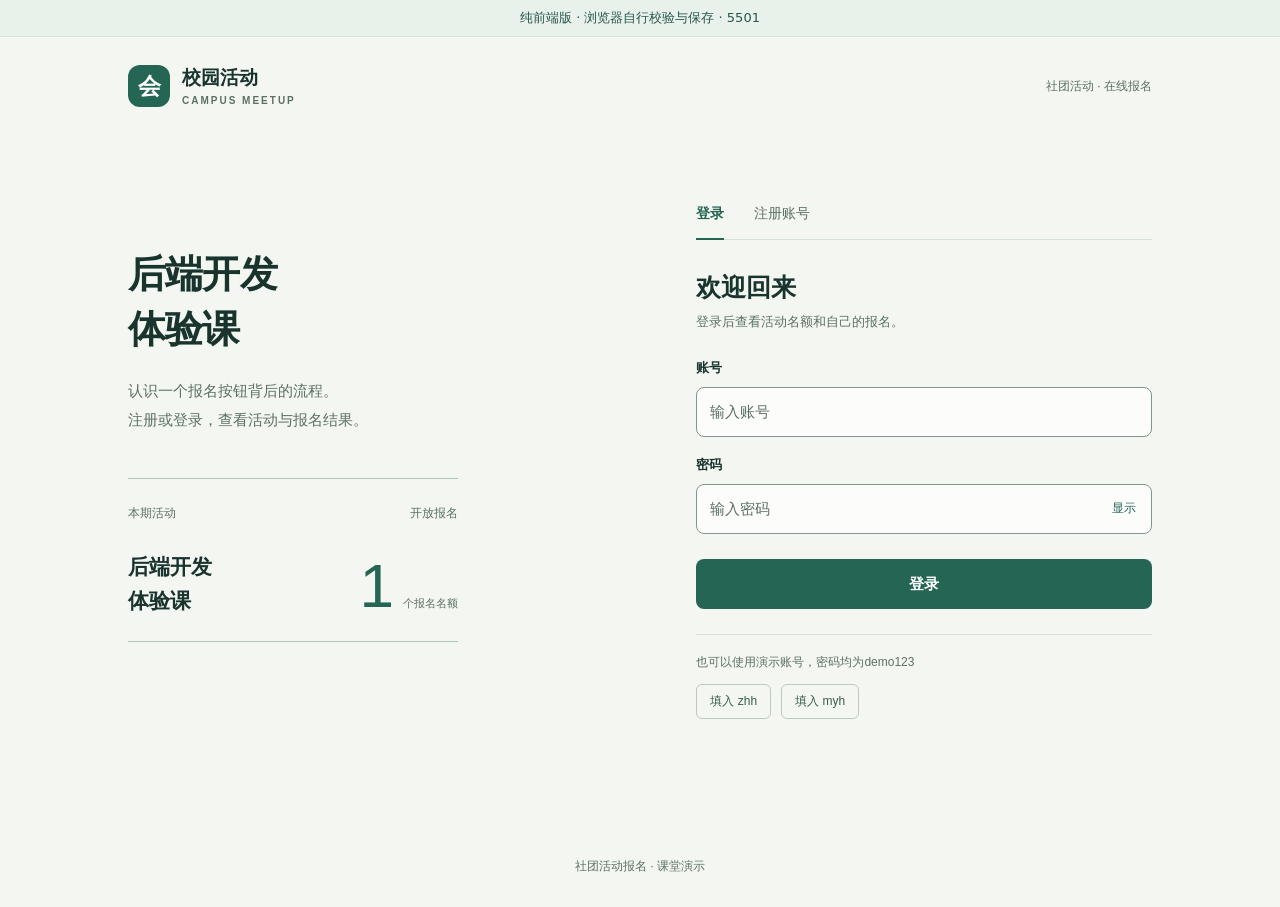
<file: 项目工程/纯前端版/index.html>
<!DOCTYPE html>
<html lang="zh-CN">
<head>
<meta charset="utf-8"/>
<meta content="width=device-width,initial-scale=1" name="viewport"/>
<title>社团活动报名</title>
<link href="styles.css" rel="stylesheet"/>
<script src="config.js"></script>
<script defer="" src="app.js"></script>
</head>
<body>
<div style="padding:9px 20px;text-align:center;font:13px system-ui;color:#28584b;background:#e9f1eb;border-bottom:1px solid #d4e3d9">纯前端版 · 浏览器自行校验与保存 · 5501</div>
<header class="site-header">
<a class="brand" href="#"><span aria-hidden="true" class="brand-mark">会</span><span>校园活动<small>CAMPUS MEETUP</small></span></a>
<span class="header-note">社团活动 · 在线报名</span>
</header>
<main aria-live="polite" id="app"></main>
<footer class="site-footer">社团活动报名 · 课堂演示</footer>
</body>
</html>
</file>
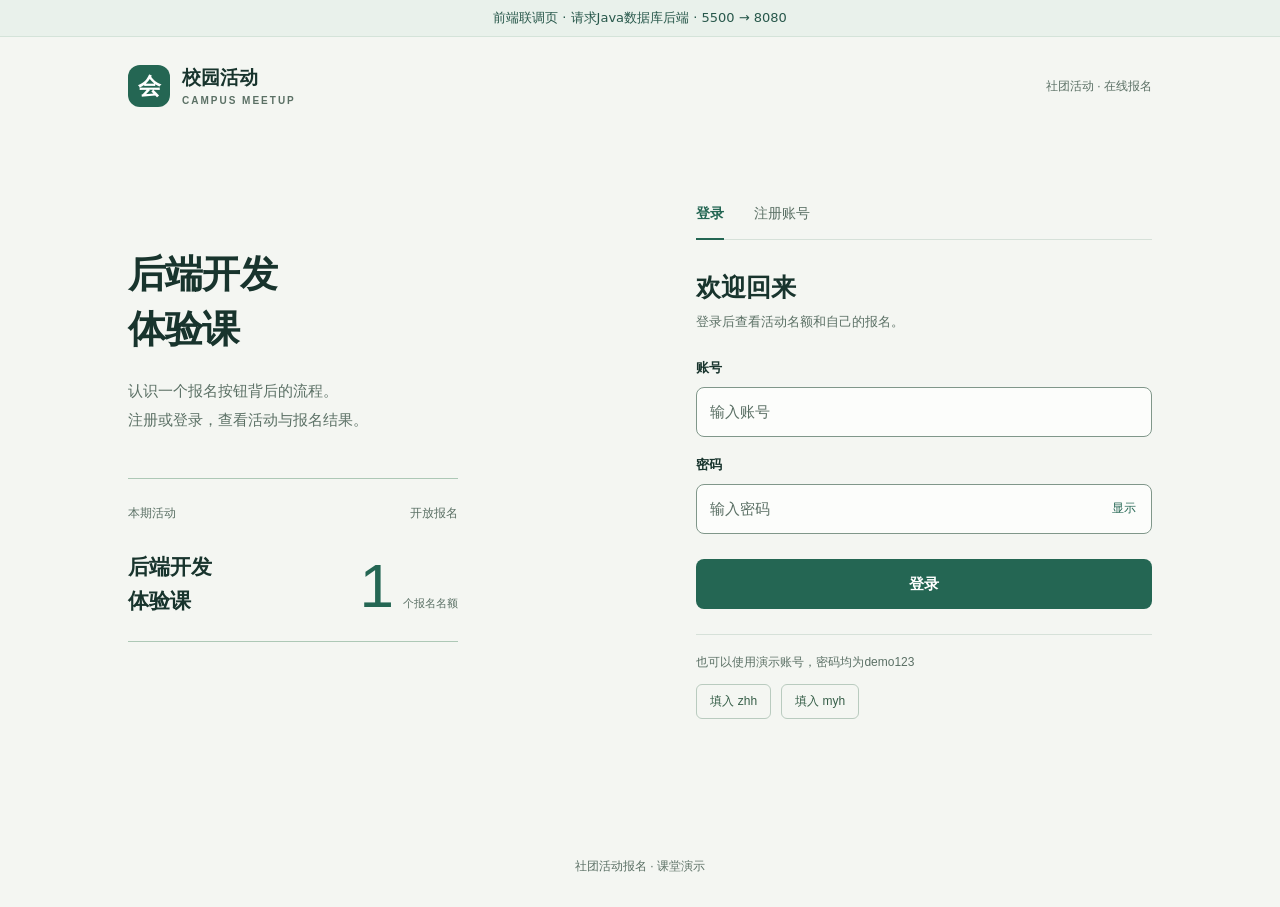
<file: 项目工程/前后端/fronted/index.html>
<!DOCTYPE html>
<html lang="zh-CN">
<head>
<meta charset="utf-8"/>
<meta content="width=device-width,initial-scale=1" name="viewport"/>
<title>社团活动报名</title>
<link href="styles.css" rel="stylesheet"/>
<script src="config.js"></script>
<script defer="" src="app.js"></script>
</head>
<body>
<div style="padding:9px 20px;text-align:center;font:13px system-ui;color:#28584b;background:#e9f1eb;border-bottom:1px solid #d4e3d9">前端联调页 · 请求Java数据库后端 · 5500 → 8080</div>
<header class="site-header">
<a class="brand" href="#"><span aria-hidden="true" class="brand-mark">会</span><span>校园活动<small>CAMPUS MEETUP</small></span></a>
<span class="header-note">社团活动 · 在线报名</span>
</header>
<main aria-live="polite" id="app"></main>
<footer class="site-footer">社团活动报名 · 课堂演示</footer>
</body>
</html>
</file>
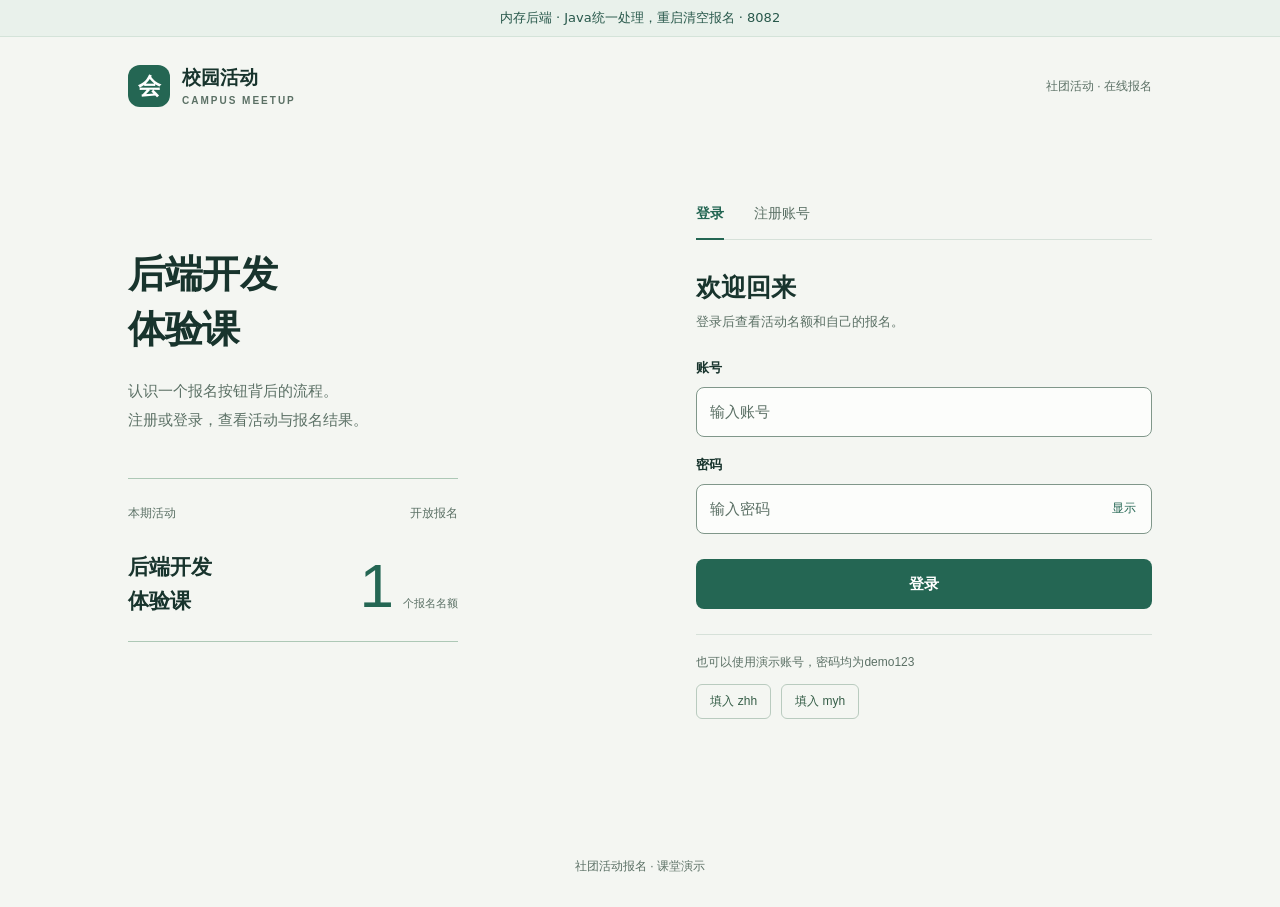
<file: 项目工程/内存后端版/src/main/resources/static/index.html>
<!DOCTYPE html>
<html lang="zh-CN">
<head>
<meta charset="utf-8"/>
<meta content="width=device-width,initial-scale=1" name="viewport"/>
<title>社团活动报名</title>
<link href="styles.css" rel="stylesheet"/>
<script src="config.js"></script>
<script defer="" src="app.js"></script>
</head>
<body>
<div style="padding:9px 20px;text-align:center;font:13px system-ui;color:#28584b;background:#e9f1eb;border-bottom:1px solid #d4e3d9">内存后端 · Java统一处理，重启清空报名 · 8082</div>
<header class="site-header">
<a class="brand" href="#"><span aria-hidden="true" class="brand-mark">会</span><span>校园活动<small>CAMPUS MEETUP</small></span></a>
<span class="header-note">社团活动 · 在线报名</span>
</header>
<main aria-live="polite" id="app"></main>
<footer class="site-footer">社团活动报名 · 课堂演示</footer>
</body>
</html>
</file>
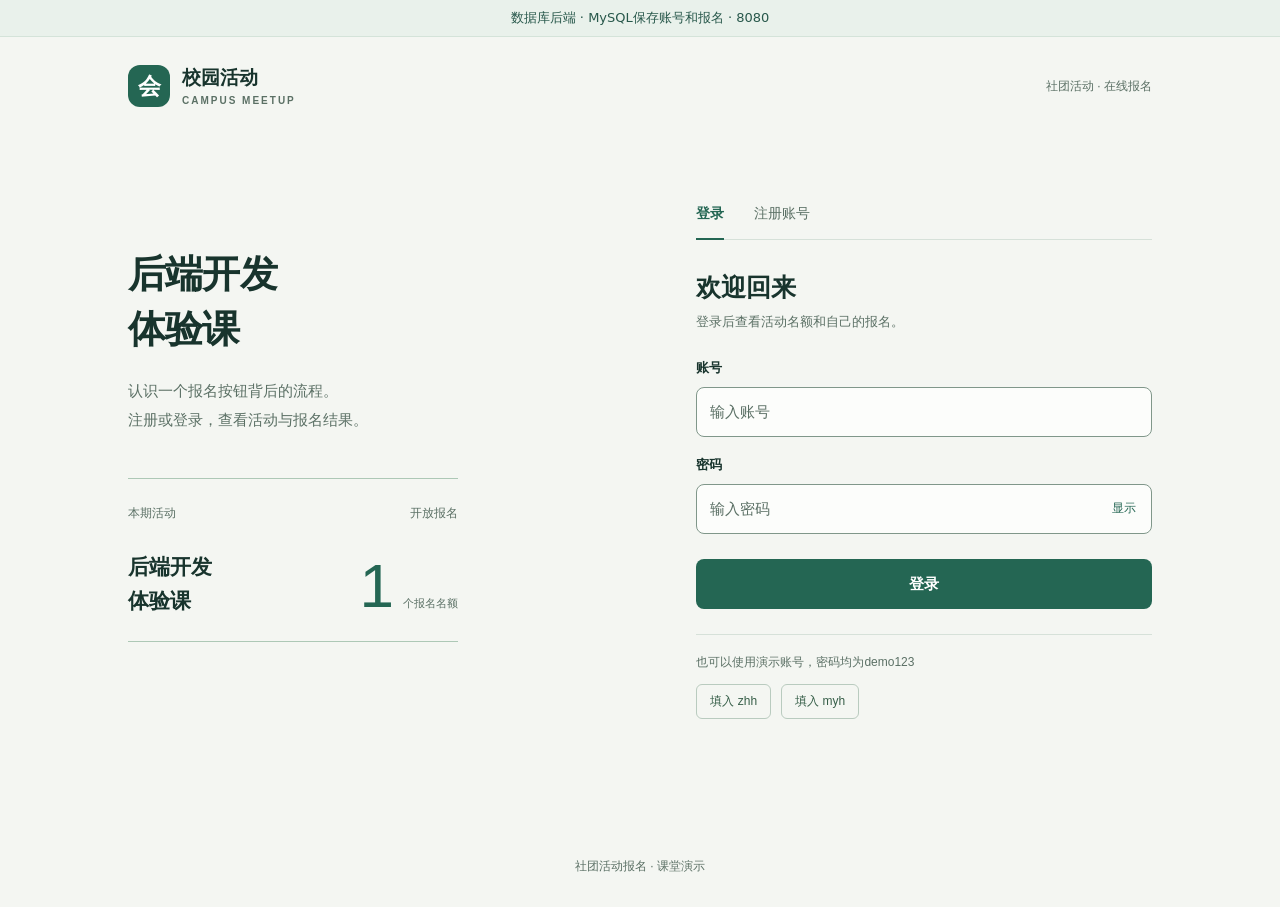
<file: 项目工程/前后端/backend/src/main/resources/static/index.html>
<!DOCTYPE html>
<html lang="zh-CN">
<head>
<meta charset="utf-8"/>
<meta content="width=device-width,initial-scale=1" name="viewport"/>
<title>社团活动报名</title>
<link href="styles.css" rel="stylesheet"/>
<script src="config.js"></script>
<script defer="" src="app.js"></script>
</head>
<body>
<div style="padding:9px 20px;text-align:center;font:13px system-ui;color:#28584b;background:#e9f1eb;border-bottom:1px solid #d4e3d9">数据库后端 · MySQL保存账号和报名 · 8080</div>
<header class="site-header">
<a class="brand" href="#"><span aria-hidden="true" class="brand-mark">会</span><span>校园活动<small>CAMPUS MEETUP</small></span></a>
<span class="header-note">社团活动 · 在线报名</span>
</header>
<main aria-live="polite" id="app"></main>
<footer class="site-footer">社团活动报名 · 课堂演示</footer>
</body>
</html>
</file>
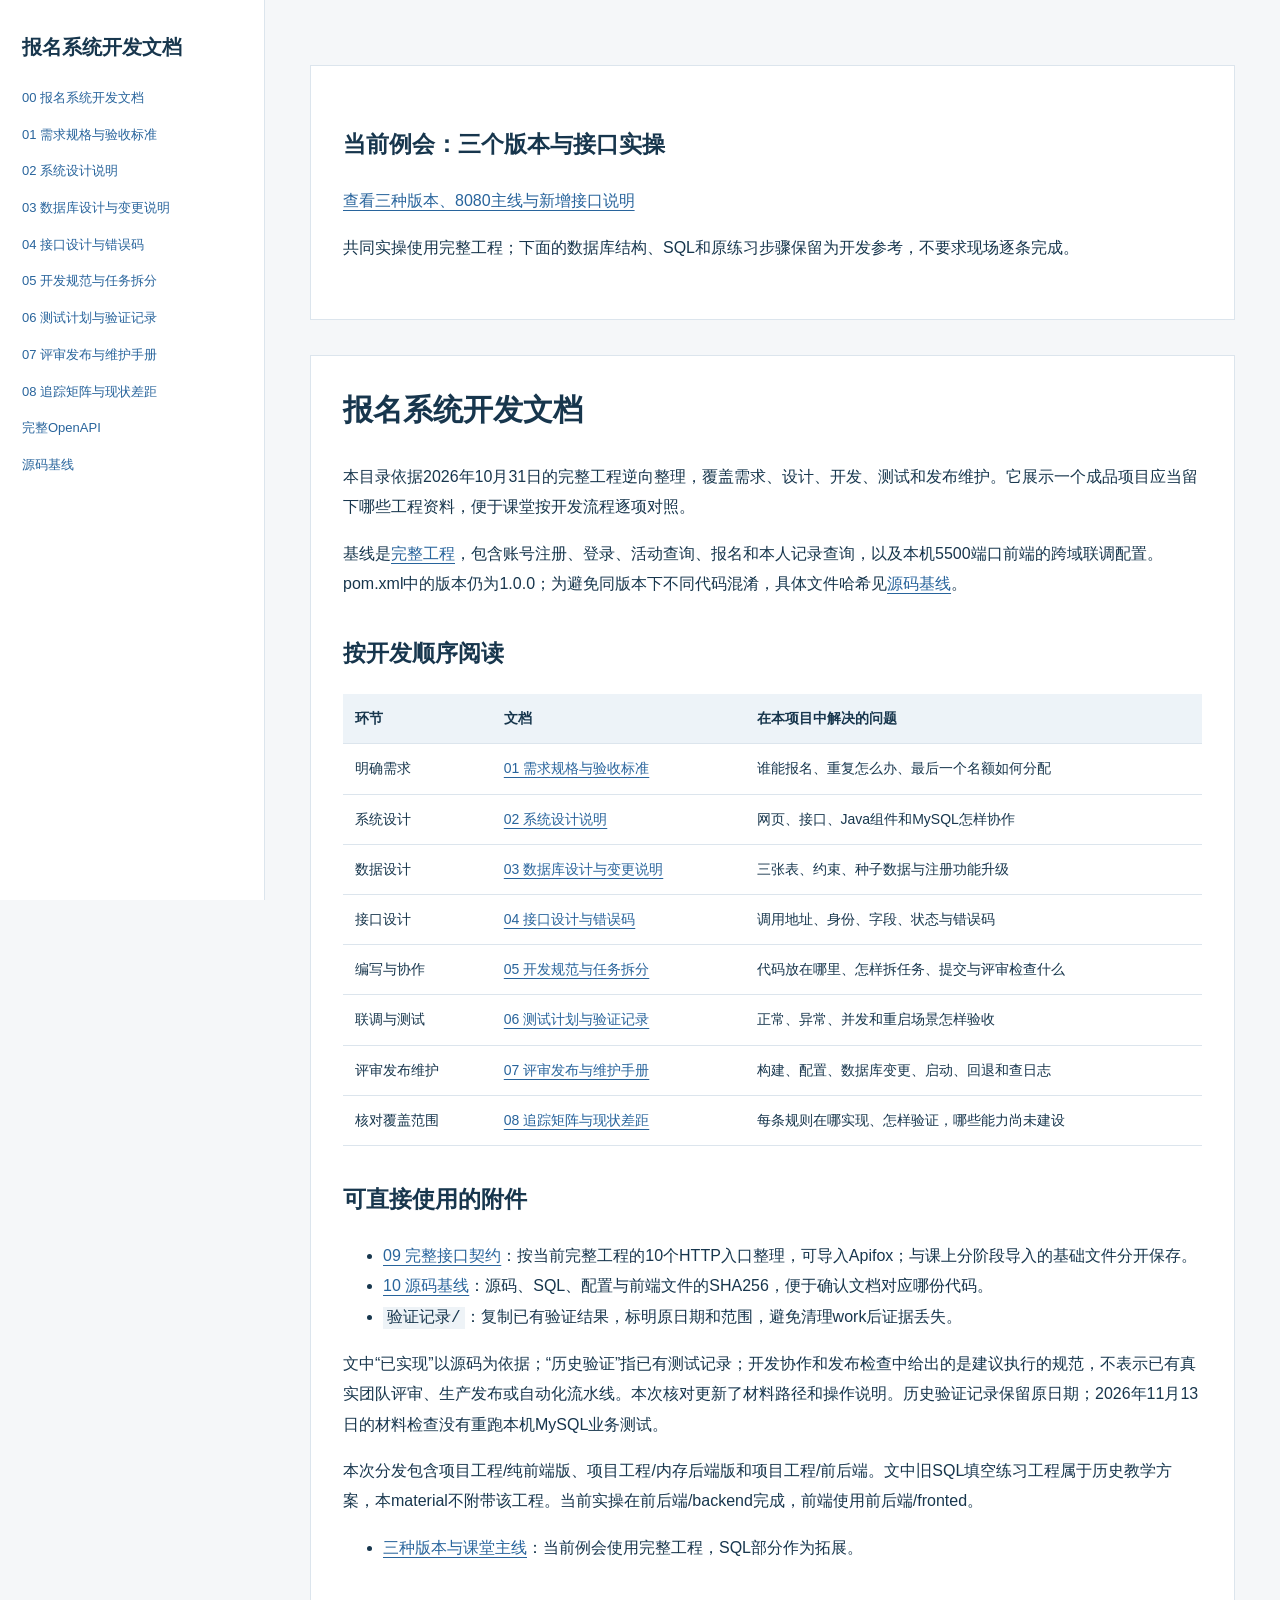
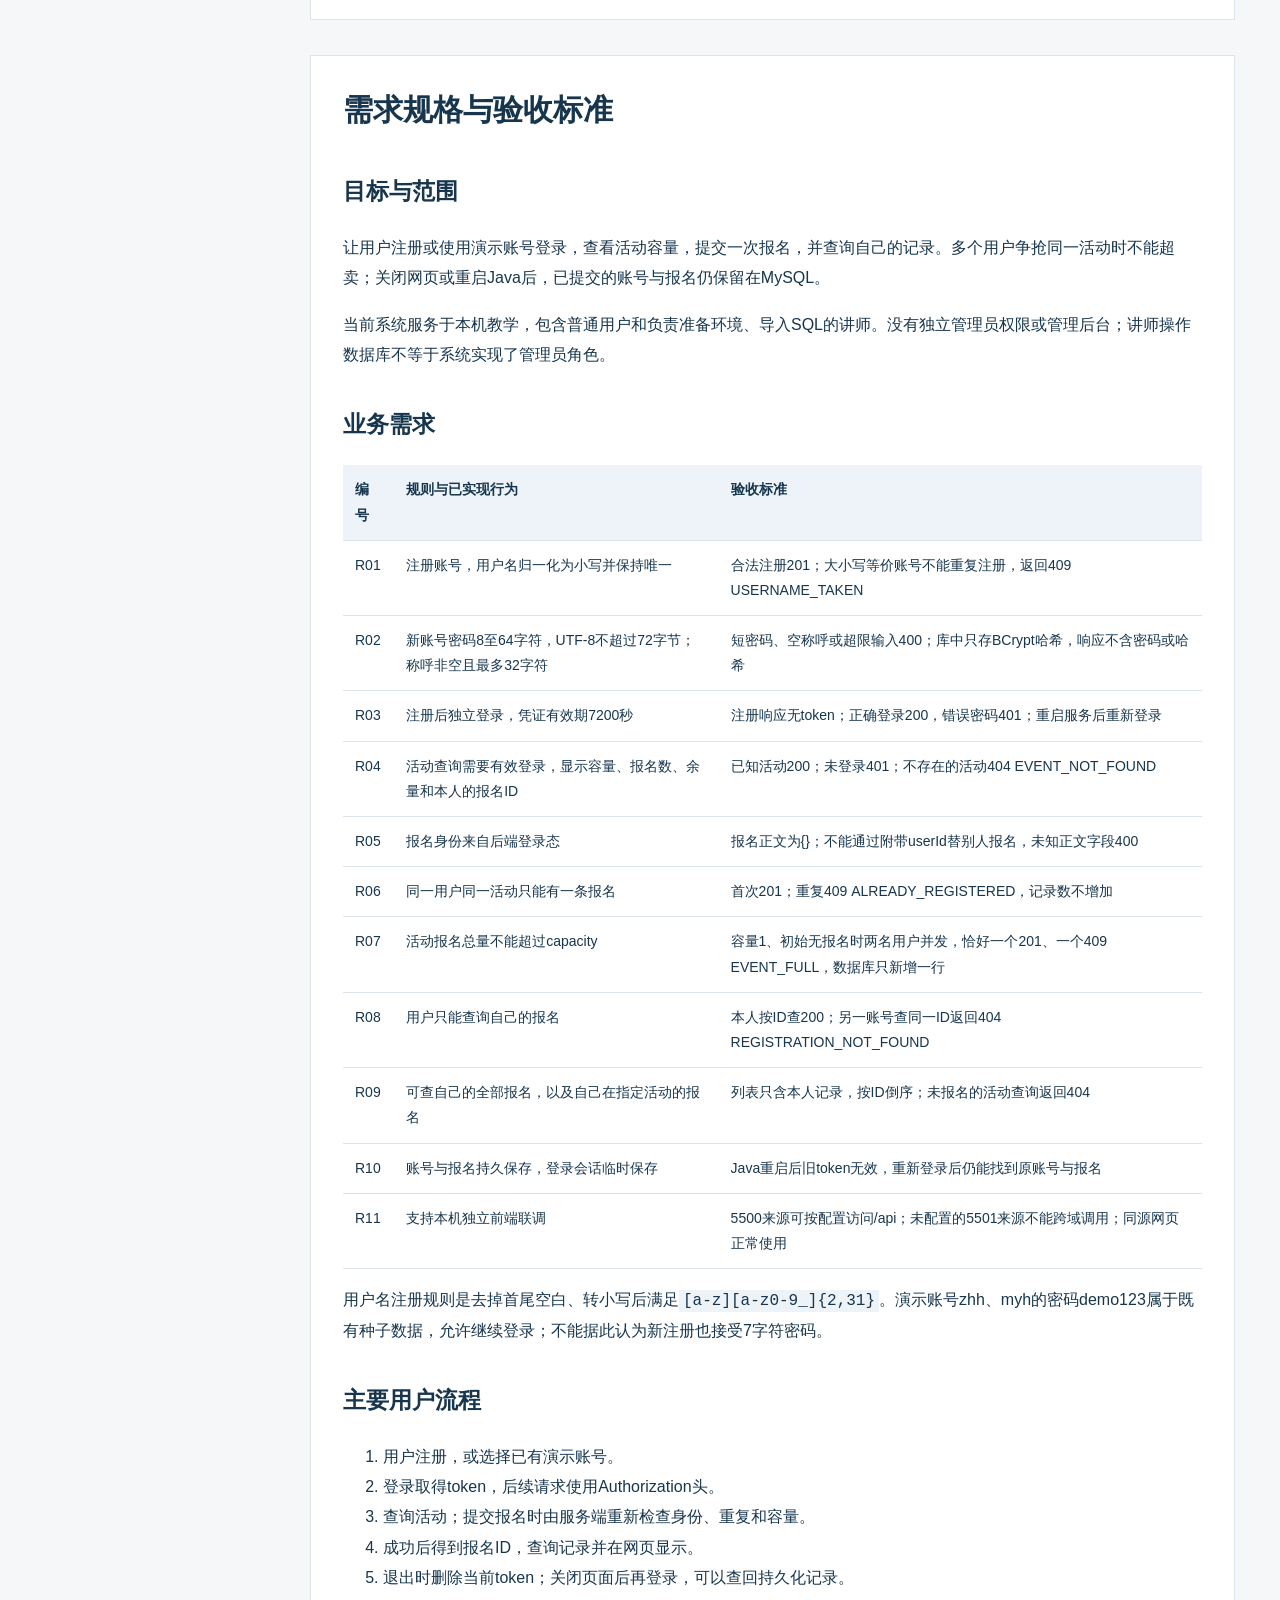
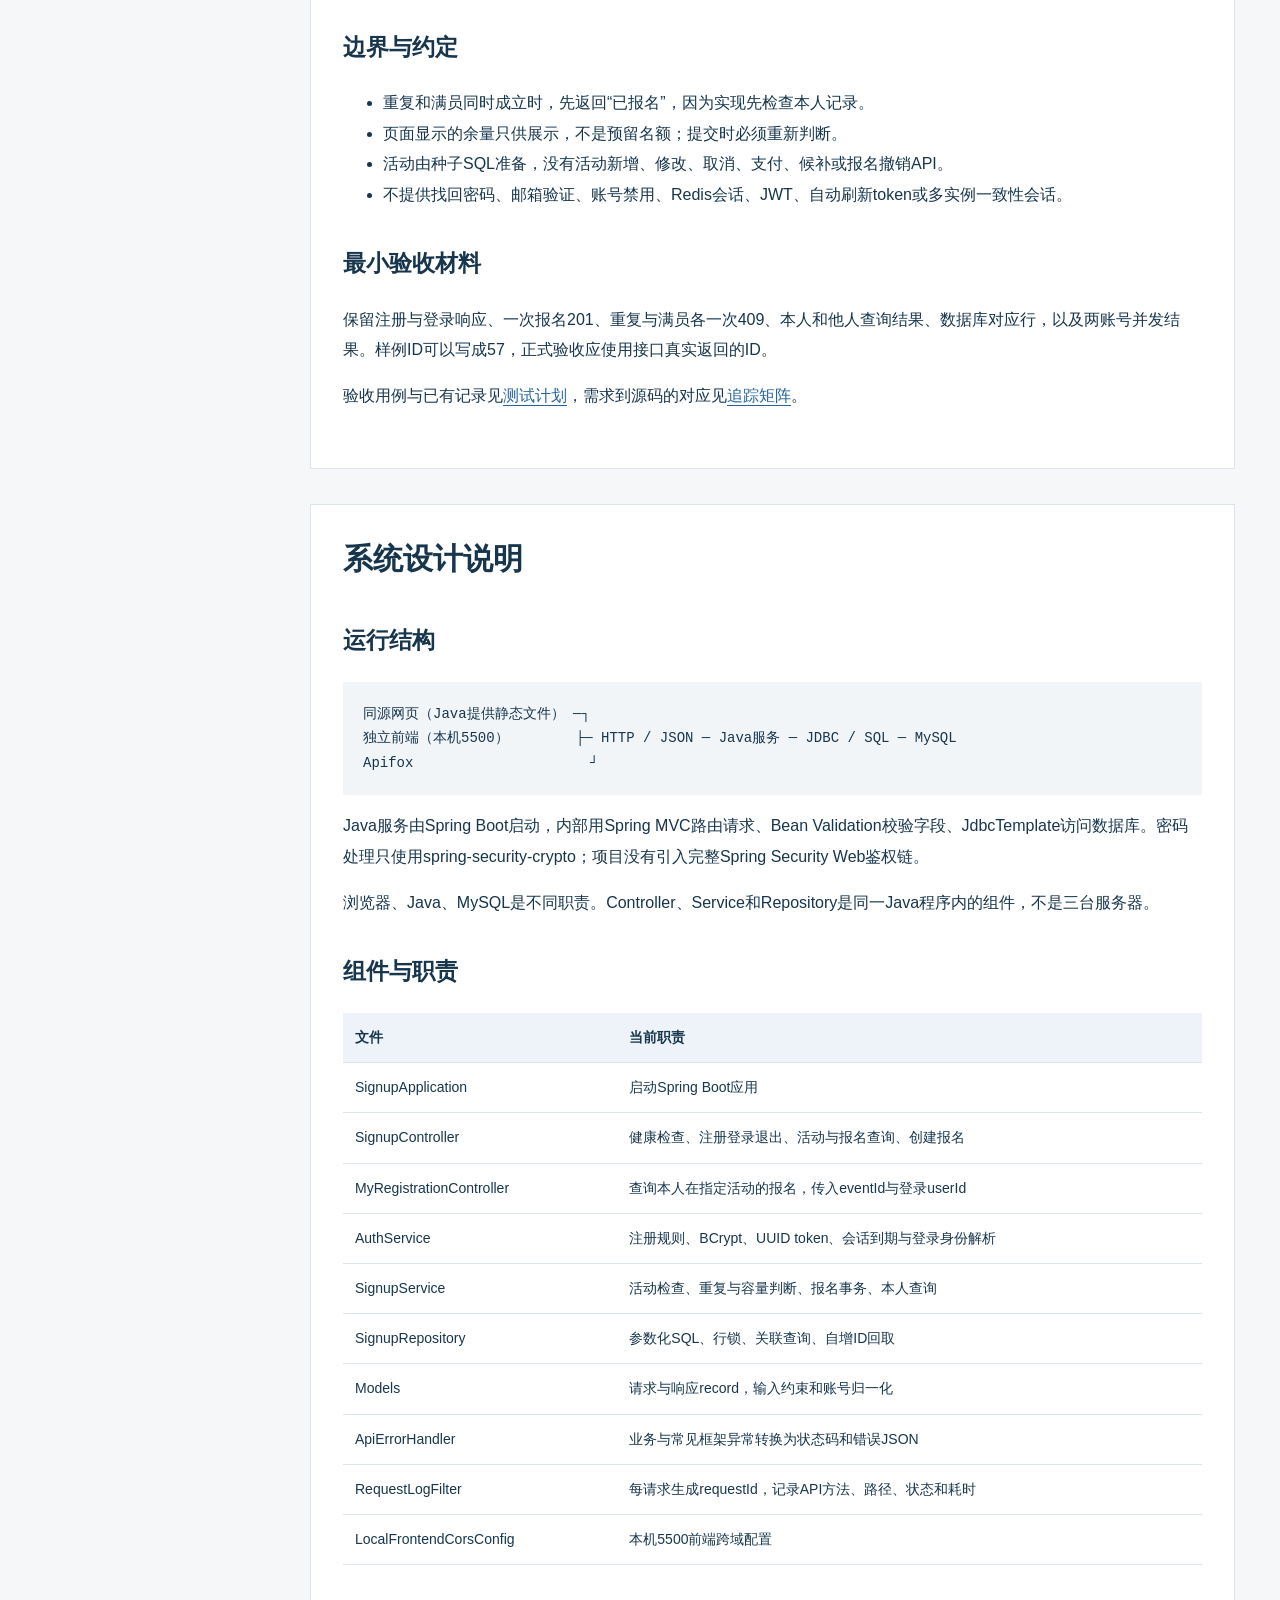
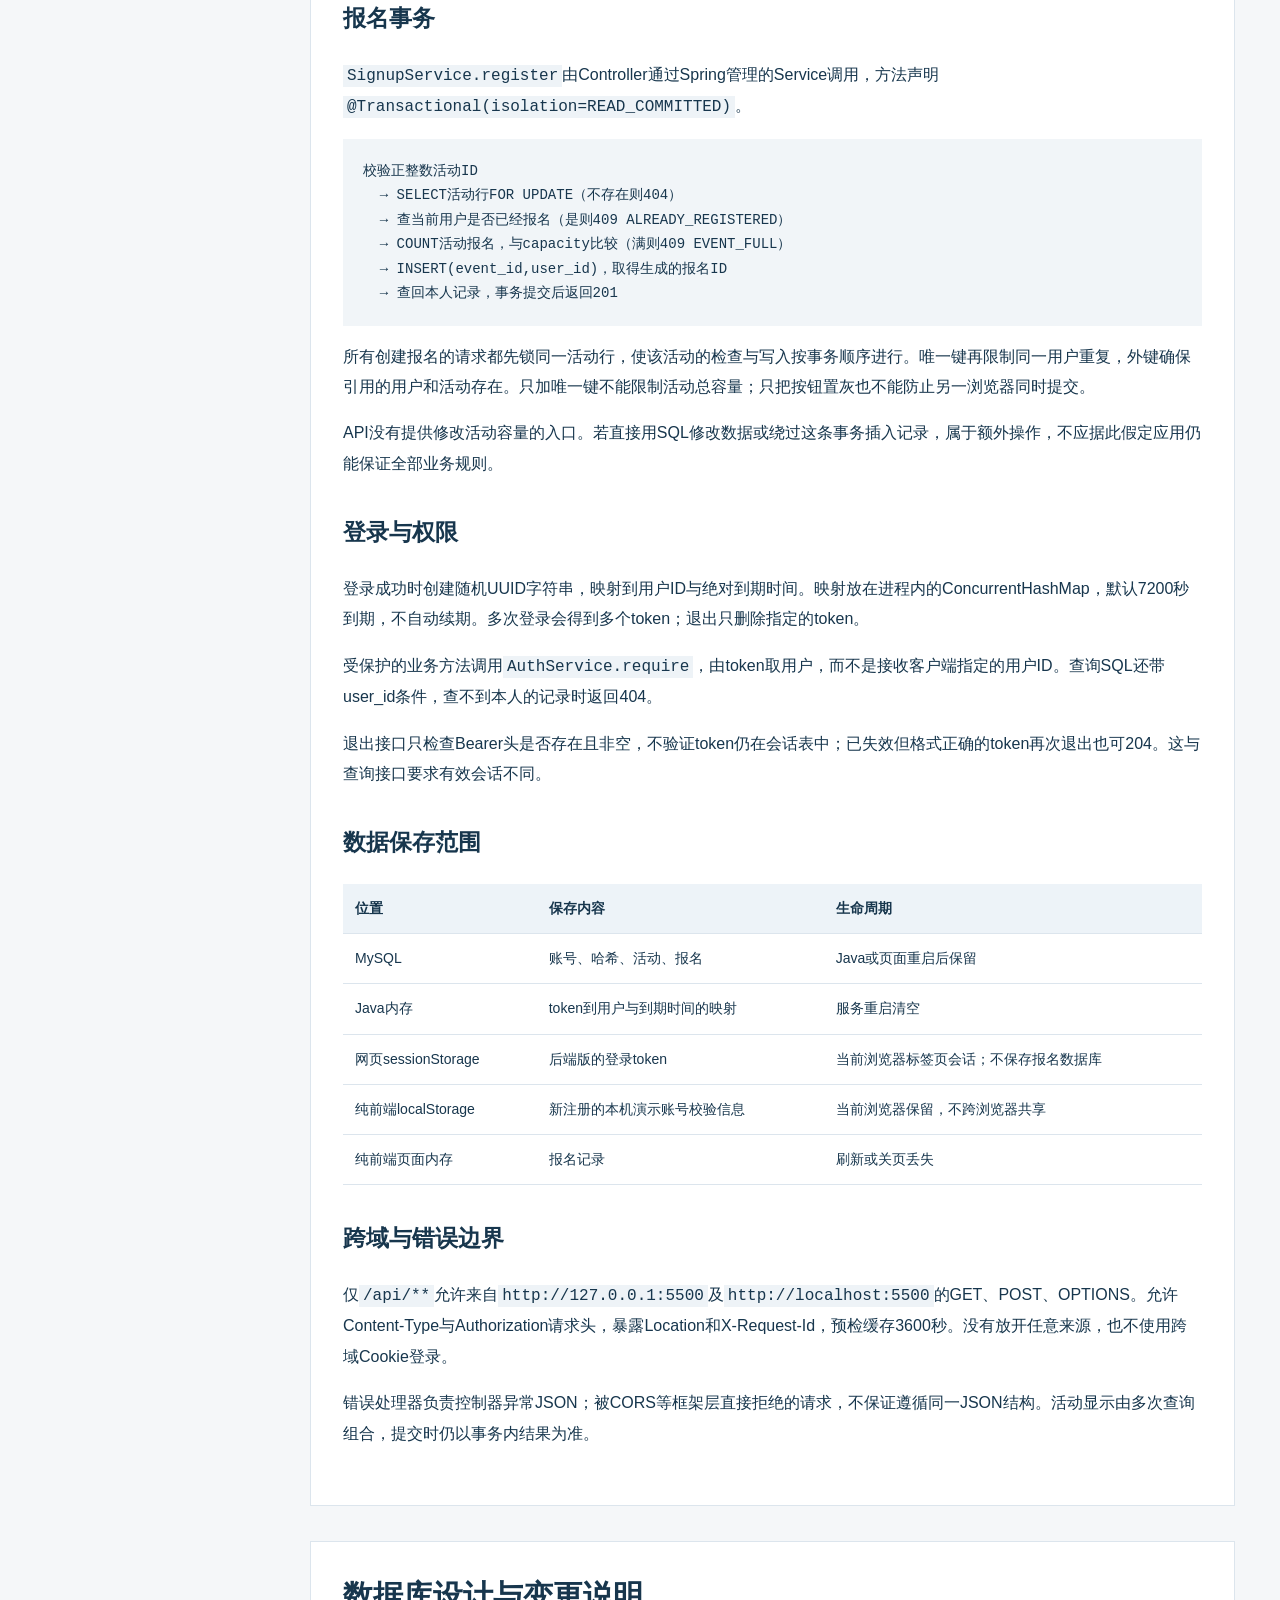
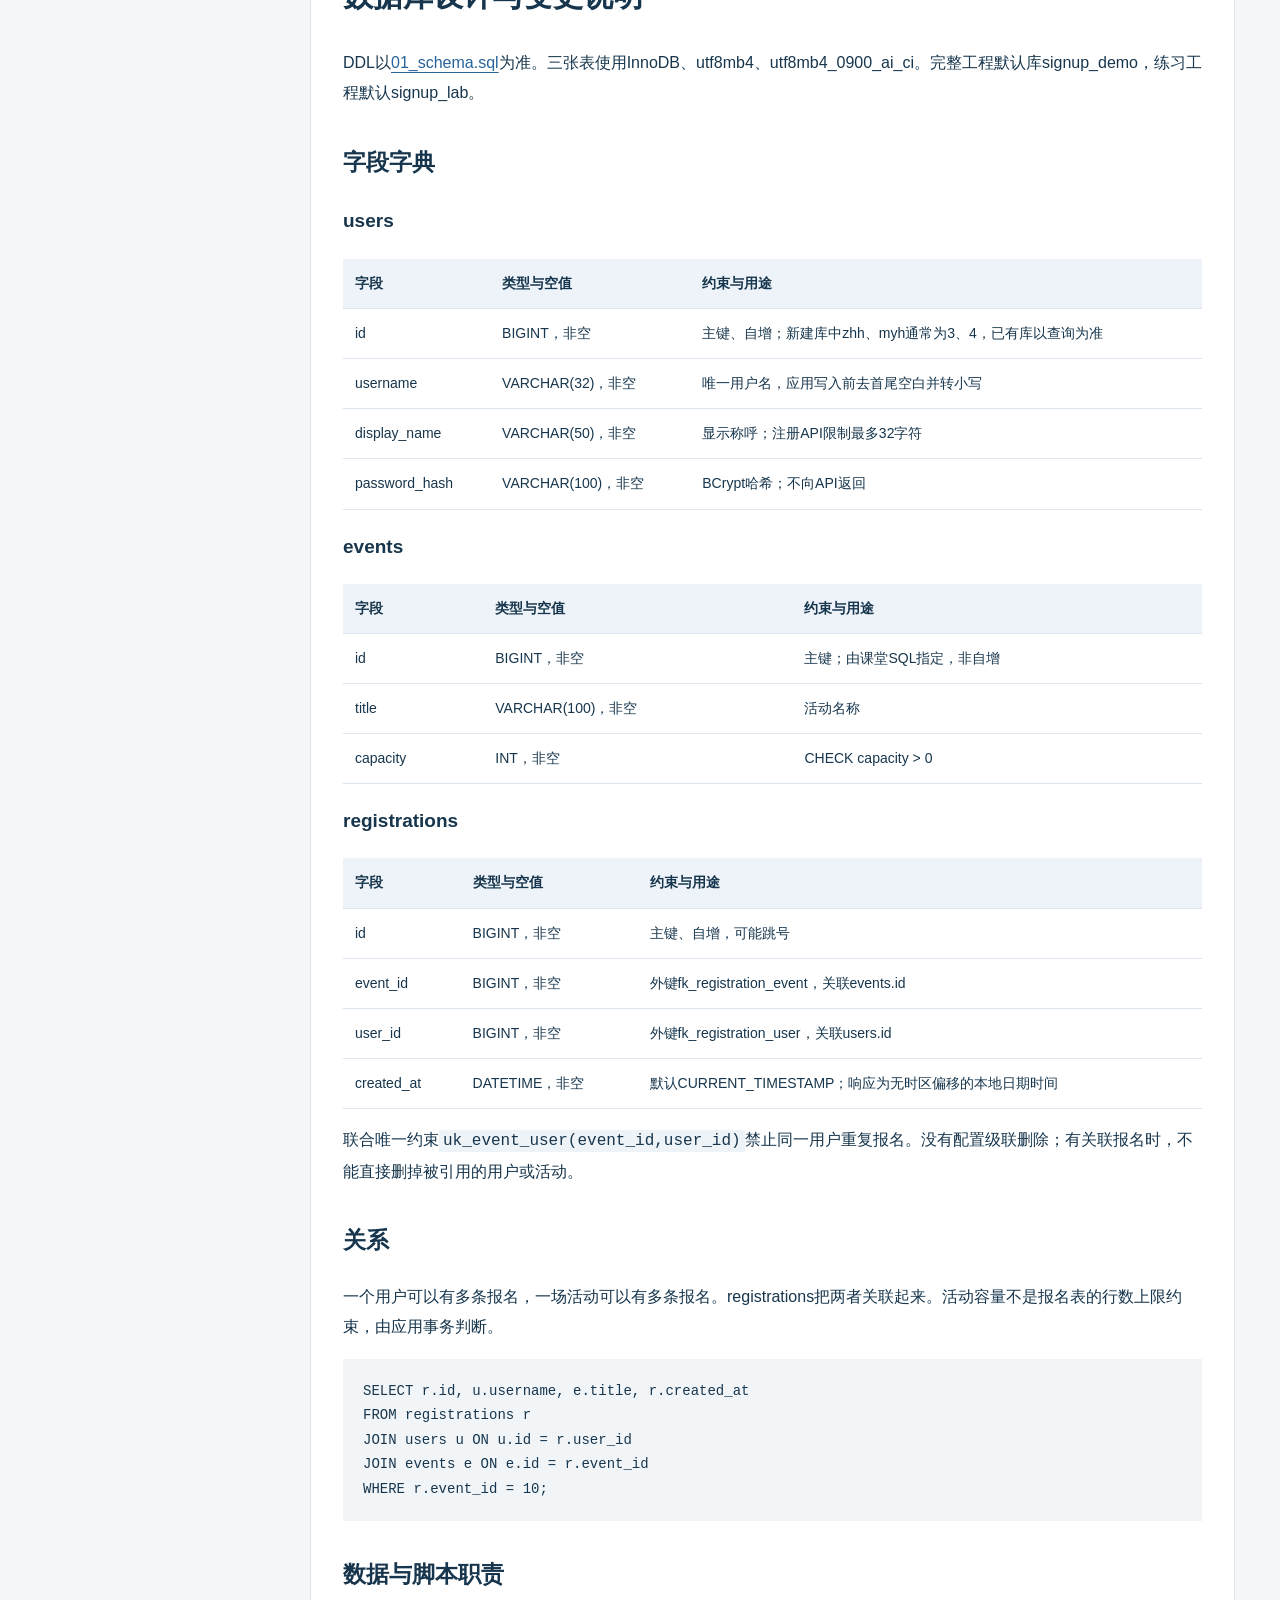
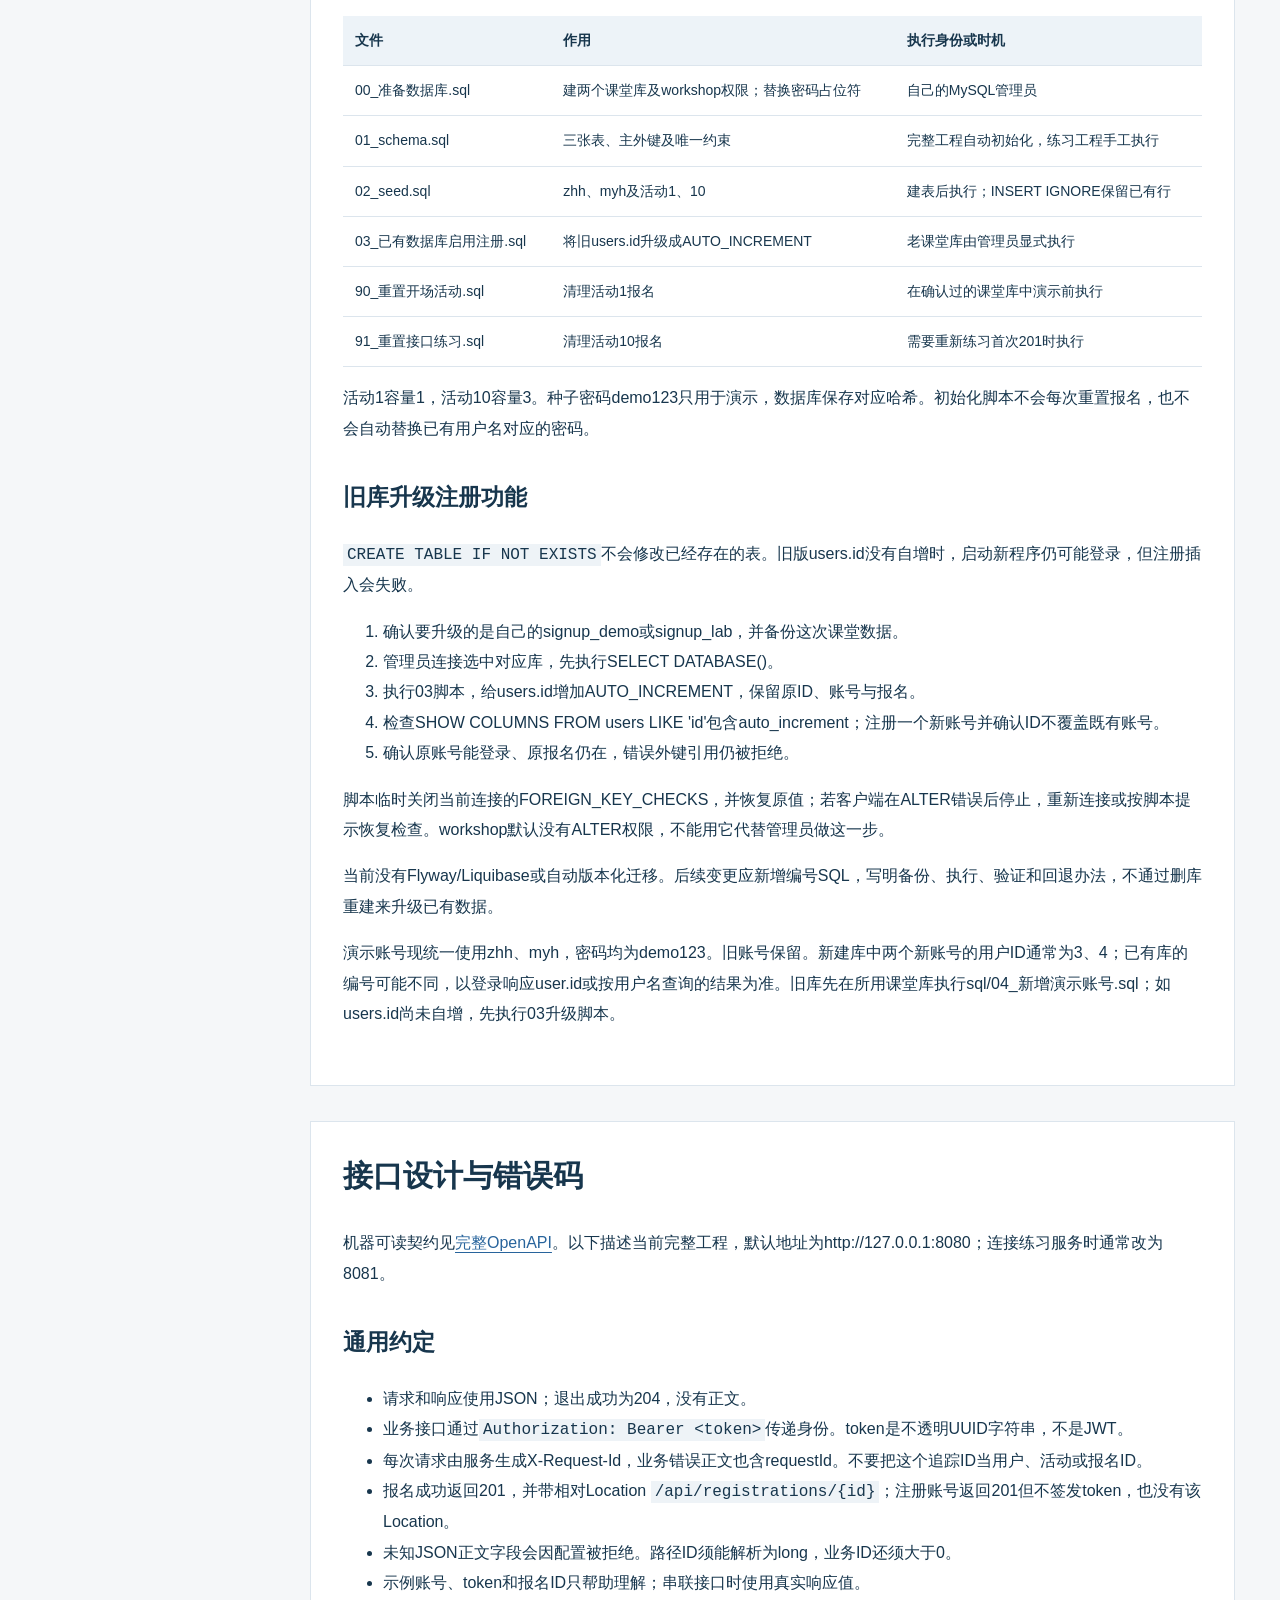
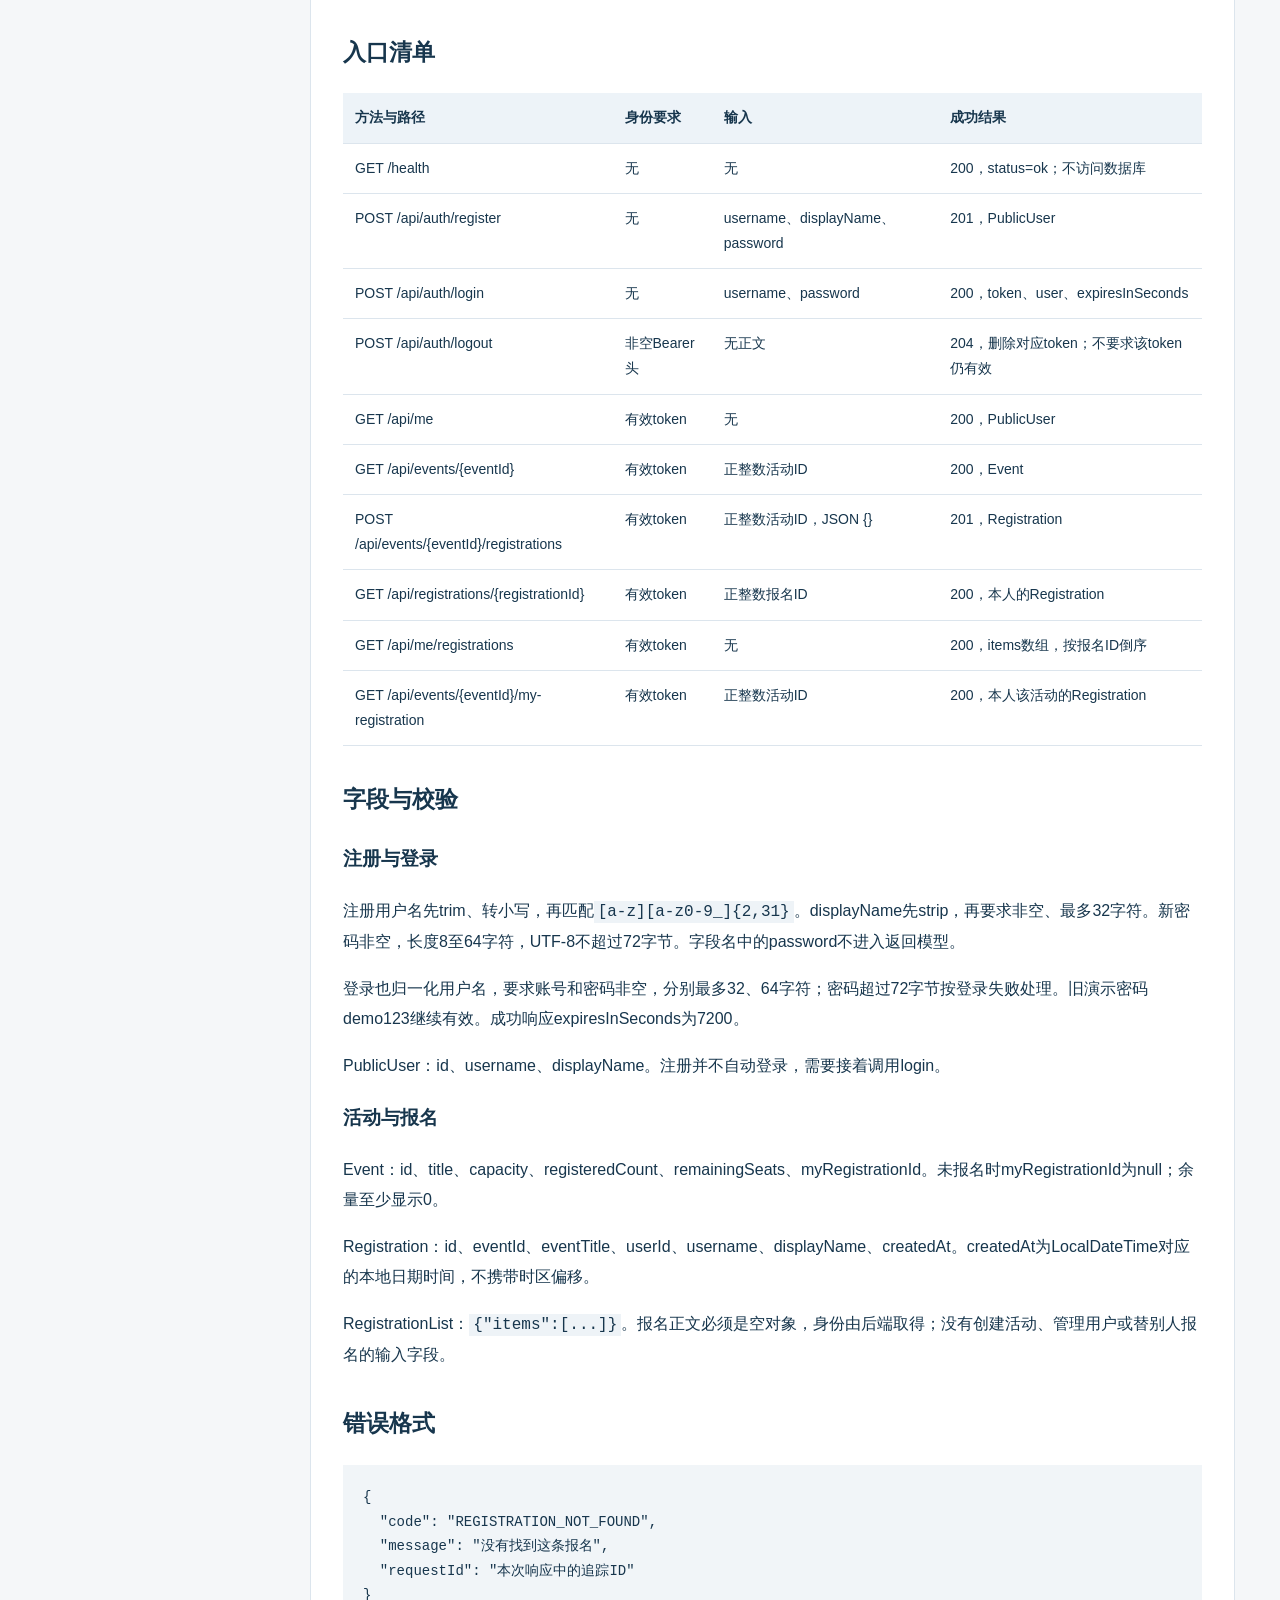
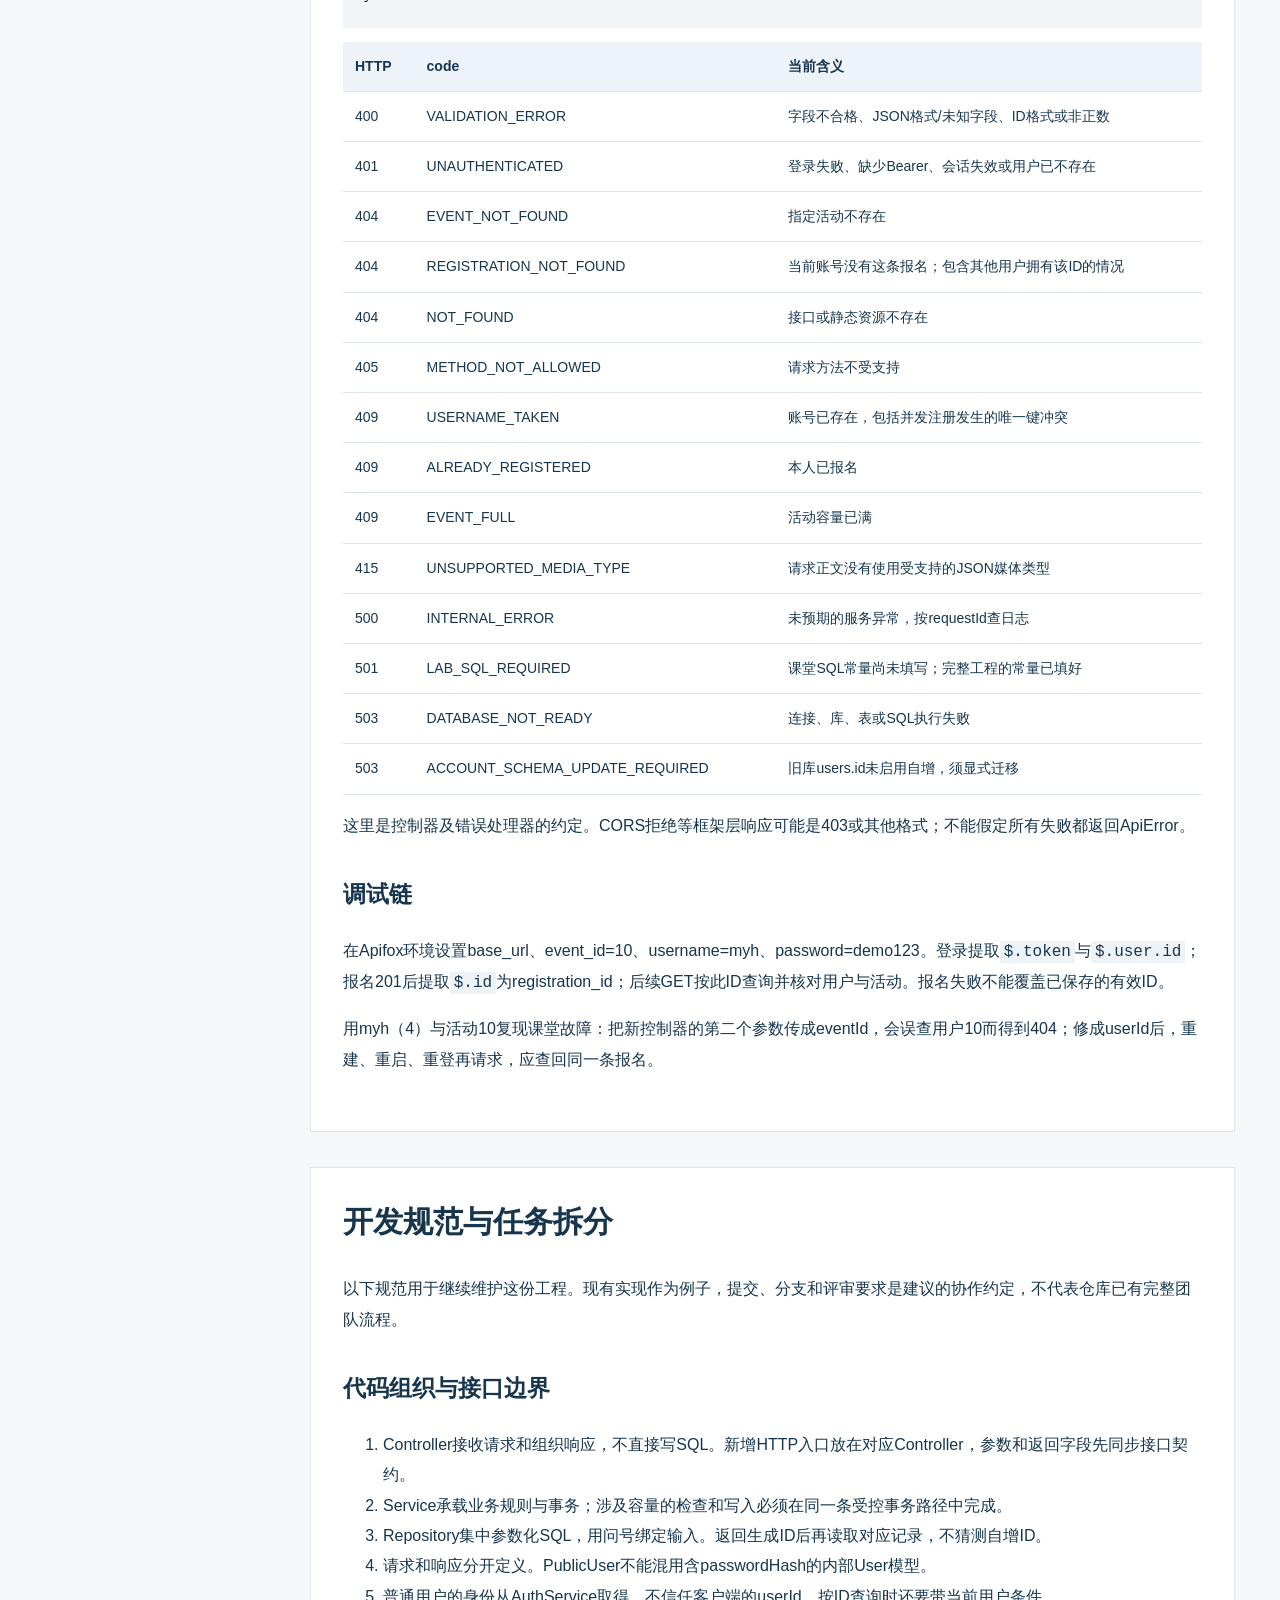
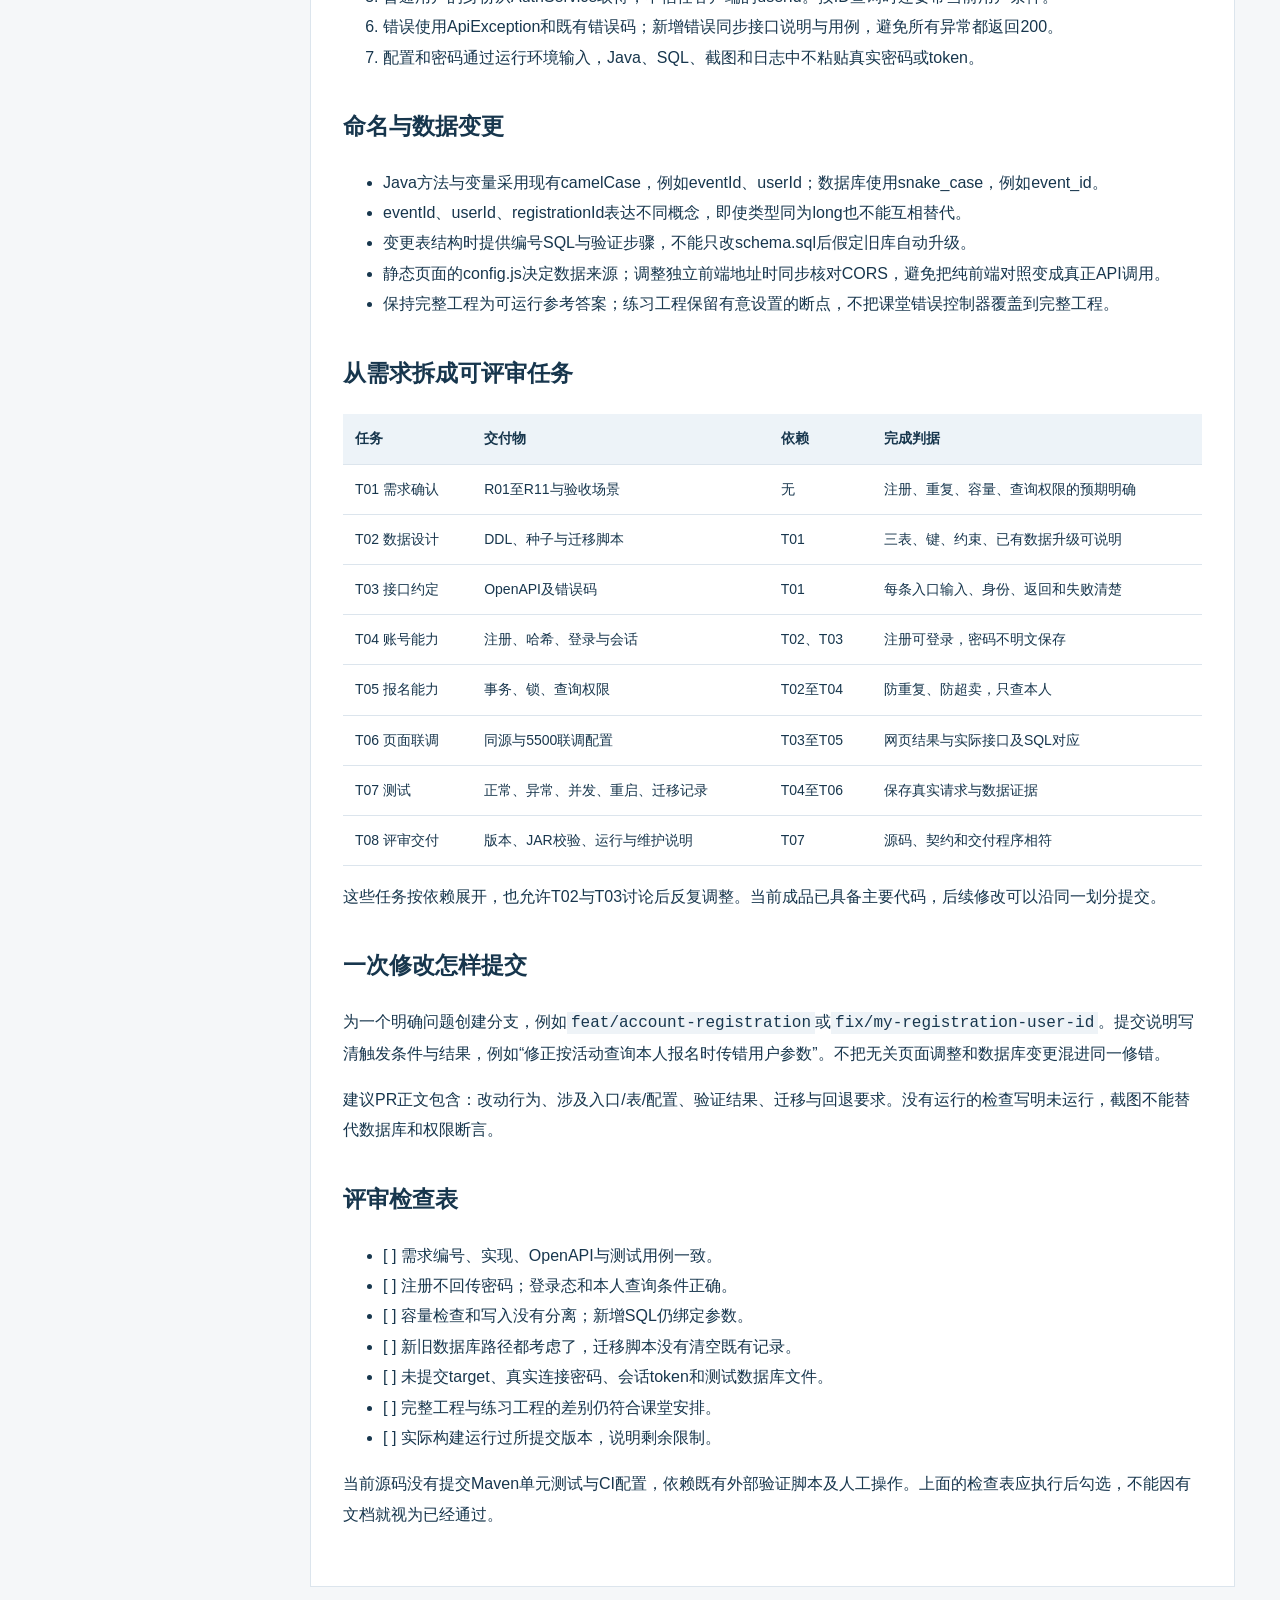
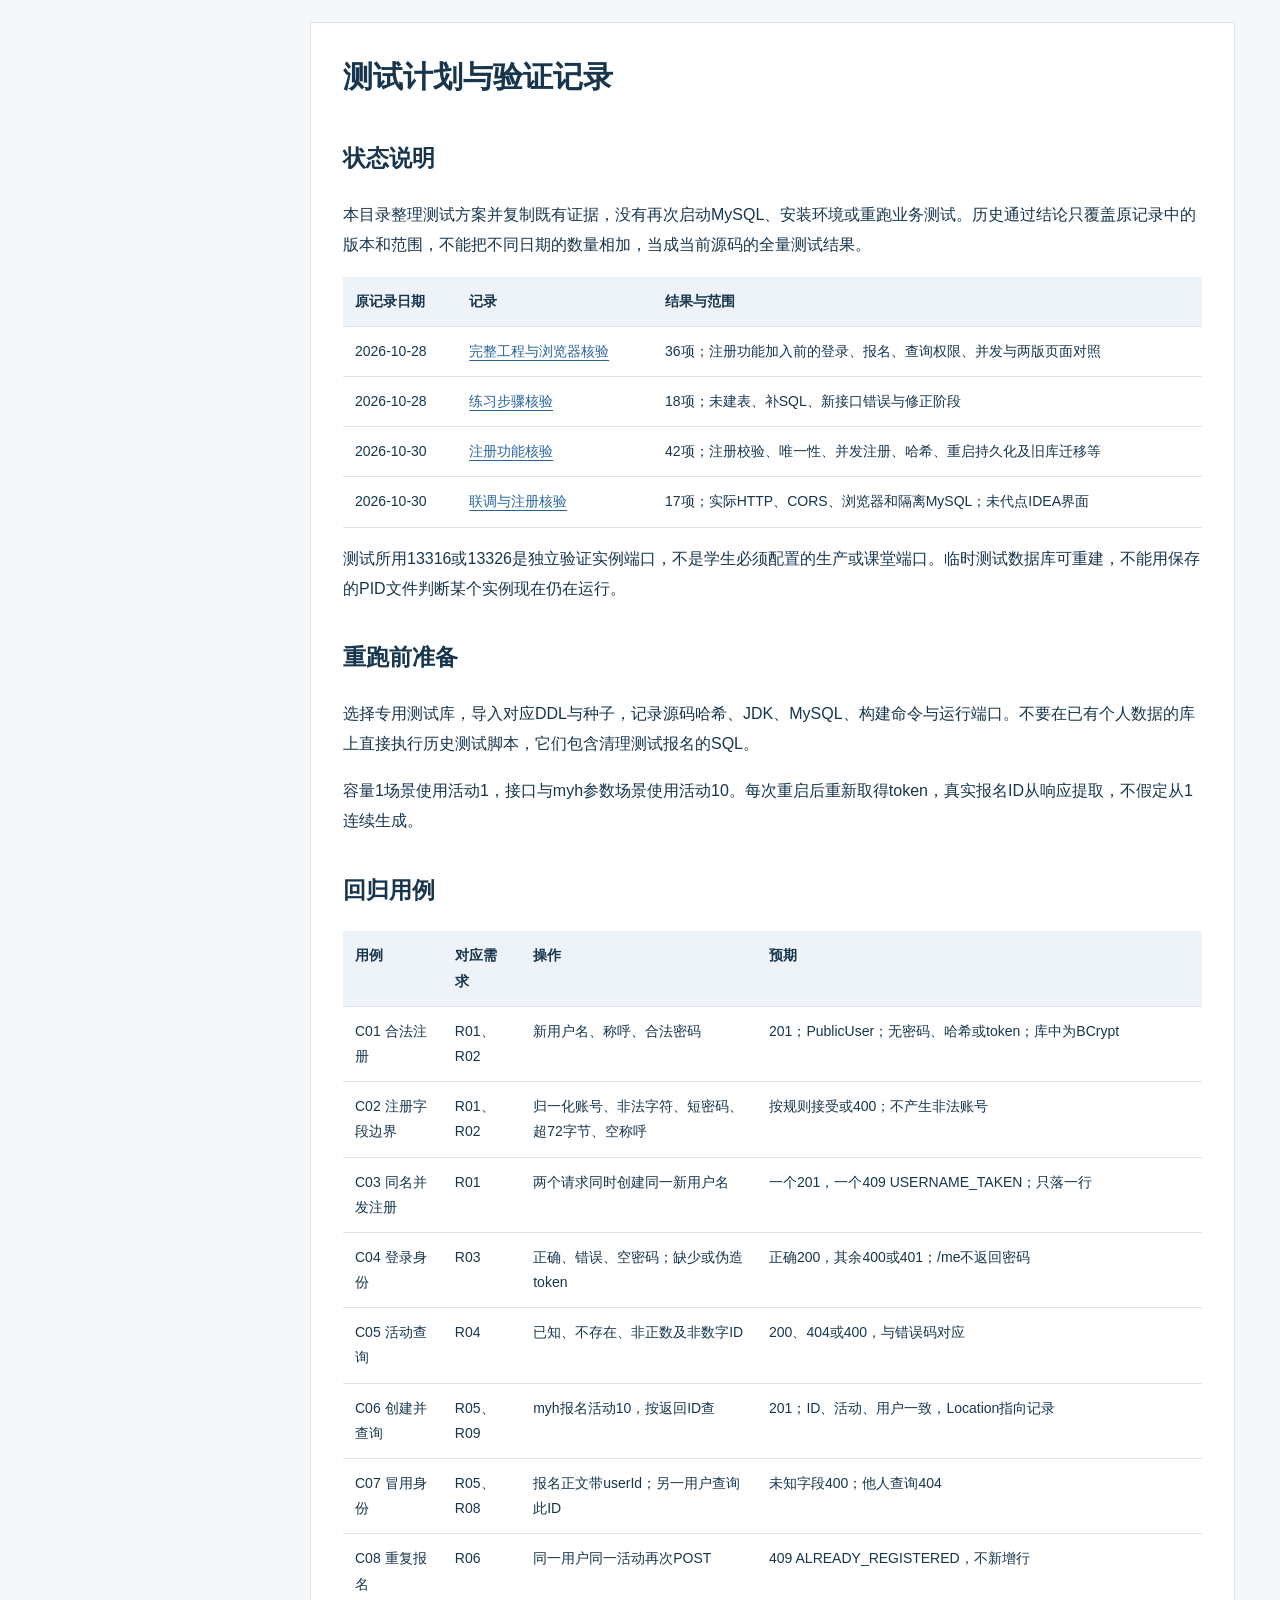
<file: 开发文档/00_开发文档.html>
html<html lang="zh-CN"><head><meta charset="utf-8"/><meta content="width=device-width,initial-scale=1" name="viewport"/><title>报名系统 · 开发文档</title><style>*{box-sizing:border-box}html{scroll-behavior:smooth;scroll-padding-top:25px}body{margin:0;color:#17364d;background:#f5f7f9;font:16px/1.9 "Microsoft YaHei",sans-serif}a{color:#28649c;text-underline-offset:4px}aside{position:fixed;left:0;top:0;bottom:0;width:265px;padding:28px 22px;overflow:auto;background:white;border-right:1px solid #dce5ed}aside strong{display:block;font-size:20px;margin-bottom:20px}aside a{display:block;text-decoration:none;font-size:13px;margin:12px 0}main{margin-left:265px;max-width:1250px;padding:35px 45px}section{padding:25px 32px 40px;margin-bottom:35px;background:white;border:1px solid #dce5ed;scroll-margin-top:25px}h1{font-size:30px;margin:0 0 24px}h2{font-size:23px;margin-top:32px}h3{font-size:19px}p,li{overflow-wrap:anywhere}table{width:100%;border-collapse:collapse;font-size:14px;line-height:1.8}th,td{padding:12px;border-bottom:1px solid #dce5ed;text-align:left;vertical-align:top}th{background:#edf3f8}pre{padding:20px;background:#f1f5f8;overflow:auto;font:14px/1.75 Consolas,monospace}code{font-family:Consolas,"Microsoft YaHei",monospace}p code,li code{background:#eef3f7;padding:2px 4px}.table-wrap{overflow:auto}a:focus-visible{outline:3px solid #2e7a91;outline-offset:3px}@media(max-width:850px){aside{position:static;width:auto;border:0}main{margin:0;padding:12px}section{padding:23px 18px}h1{font-size:25px}table{min-width:600px}}@media print{aside{display:none}main{margin:0;padding:0;max-width:none}section{border:0;break-before:page;padding:0}section:first-child{break-before:auto}pre{white-space:pre-wrap}}</style></head><body><aside><strong>报名系统开发文档</strong><a href="#doc-0">00 报名系统开发文档</a><a href="#doc-1">01 需求规格与验收标准</a><a href="#doc-2">02 系统设计说明</a><a href="#doc-3">03 数据库设计与变更说明</a><a href="#doc-4">04 接口设计与错误码</a><a href="#doc-5">05 开发规范与任务拆分</a><a href="#doc-6">06 测试计划与验证记录</a><a href="#doc-7">07 评审发布与维护手册</a><a href="#doc-8">08 追踪矩阵与现状差距</a><a href="09_接口契约.openapi.json">完整OpenAPI</a><a href="10_源码基线.json">源码基线</a></aside><main><section><h2>当前例会：三个版本与接口实操</h2><a href="11_三种版本与课堂主线.md">查看三种版本、8080主线与新增接口说明</a><p>共同实操使用完整工程；下面的数据库结构、SQL和原练习步骤保留为开发参考，不要求现场逐条完成。</p></section><section id="doc-0"><h1>报名系统开发文档</h1>
<p>本目录依据2026年10月31日的完整工程逆向整理，覆盖需求、设计、开发、测试和发布维护。它展示一个成品项目应当留下哪些工程资料，便于课堂按开发流程逐项对照。</p>
<p>基线是<a href="../%E9%A1%B9%E7%9B%AE%E5%B7%A5%E7%A8%8B/%E5%89%8D%E5%90%8E%E7%AB%AF/backend/README.md">完整工程</a>，包含账号注册、登录、活动查询、报名和本人记录查询，以及本机5500端口前端的跨域联调配置。pom.xml中的版本仍为1.0.0；为避免同版本下不同代码混淆，具体文件哈希见<a href="10_%E6%BA%90%E7%A0%81%E5%9F%BA%E7%BA%BF.json">源码基线</a>。</p>
<h2>按开发顺序阅读</h2>
<table>
<thead>
<tr>
<th>环节</th>
<th>文档</th>
<th>在本项目中解决的问题</th>
</tr>
</thead>
<tbody>
<tr>
<td>明确需求</td>
<td><a href="01_%E9%9C%80%E6%B1%82%E8%A7%84%E6%A0%BC%E4%B8%8E%E9%AA%8C%E6%94%B6%E6%A0%87%E5%87%86.md">01 需求规格与验收标准</a></td>
<td>谁能报名、重复怎么办、最后一个名额如何分配</td>
</tr>
<tr>
<td>系统设计</td>
<td><a href="02_%E7%B3%BB%E7%BB%9F%E8%AE%BE%E8%AE%A1%E8%AF%B4%E6%98%8E.md">02 系统设计说明</a></td>
<td>网页、接口、Java组件和MySQL怎样协作</td>
</tr>
<tr>
<td>数据设计</td>
<td><a href="03_%E6%95%B0%E6%8D%AE%E5%BA%93%E8%AE%BE%E8%AE%A1%E4%B8%8E%E5%8F%98%E6%9B%B4%E8%AF%B4%E6%98%8E.md">03 数据库设计与变更说明</a></td>
<td>三张表、约束、种子数据与注册功能升级</td>
</tr>
<tr>
<td>接口设计</td>
<td><a href="04_%E6%8E%A5%E5%8F%A3%E8%AE%BE%E8%AE%A1%E4%B8%8E%E9%94%99%E8%AF%AF%E7%A0%81.md">04 接口设计与错误码</a></td>
<td>调用地址、身份、字段、状态与错误码</td>
</tr>
<tr>
<td>编写与协作</td>
<td><a href="05_%E5%BC%80%E5%8F%91%E8%A7%84%E8%8C%83%E4%B8%8E%E4%BB%BB%E5%8A%A1%E6%8B%86%E5%88%86.md">05 开发规范与任务拆分</a></td>
<td>代码放在哪里、怎样拆任务、提交与评审检查什么</td>
</tr>
<tr>
<td>联调与测试</td>
<td><a href="06_%E6%B5%8B%E8%AF%95%E8%AE%A1%E5%88%92%E4%B8%8E%E9%AA%8C%E8%AF%81%E8%AE%B0%E5%BD%95.md">06 测试计划与验证记录</a></td>
<td>正常、异常、并发和重启场景怎样验收</td>
</tr>
<tr>
<td>评审发布维护</td>
<td><a href="07_%E8%AF%84%E5%AE%A1%E5%8F%91%E5%B8%83%E4%B8%8E%E7%BB%B4%E6%8A%A4%E6%89%8B%E5%86%8C.md">07 评审发布与维护手册</a></td>
<td>构建、配置、数据库变更、启动、回退和查日志</td>
</tr>
<tr>
<td>核对覆盖范围</td>
<td><a href="08_%E8%BF%BD%E8%B8%AA%E7%9F%A9%E9%98%B5%E4%B8%8E%E7%8E%B0%E7%8A%B6%E5%B7%AE%E8%B7%9D.md">08 追踪矩阵与现状差距</a></td>
<td>每条规则在哪实现、怎样验证，哪些能力尚未建设</td>
</tr>
</tbody>
</table>
<h2>可直接使用的附件</h2>
<ul>
<li><a href="09_%E6%8E%A5%E5%8F%A3%E5%A5%91%E7%BA%A6.openapi.json">09 完整接口契约</a>：按当前完整工程的10个HTTP入口整理，可导入Apifox；与课上分阶段导入的基础文件分开保存。</li>
<li><a href="10_%E6%BA%90%E7%A0%81%E5%9F%BA%E7%BA%BF.json">10 源码基线</a>：源码、SQL、配置与前端文件的SHA256，便于确认文档对应哪份代码。</li>
<li><code>验证记录/</code>：复制已有验证结果，标明原日期和范围，避免清理work后证据丢失。</li>
</ul>
<p>文中“已实现”以源码为依据；“历史验证”指已有测试记录；开发协作和发布检查中给出的是建议执行的规范，不表示已有真实团队评审、生产发布或自动化流水线。本次核对更新了材料路径和操作说明。历史验证记录保留原日期；2026年11月13日的材料检查没有重跑本机MySQL业务测试。</p>
<p>本次分发包含项目工程/纯前端版、项目工程/内存后端版和项目工程/前后端。文中旧SQL填空练习工程属于历史教学方案，本material不附带该工程。当前实操在前后端/backend完成，前端使用前后端/fronted。</p>
<ul>
<li><a href="11_%E4%B8%89%E7%A7%8D%E7%89%88%E6%9C%AC%E4%B8%8E%E8%AF%BE%E5%A0%82%E4%B8%BB%E7%BA%BF.md">三种版本与课堂主线</a>：当前例会使用完整工程，SQL部分作为拓展。</li>
</ul>
</section><section id="doc-1"><h1>需求规格与验收标准</h1>
<h2>目标与范围</h2>
<p>让用户注册或使用演示账号登录，查看活动容量，提交一次报名，并查询自己的记录。多个用户争抢同一活动时不能超卖；关闭网页或重启Java后，已提交的账号与报名仍保留在MySQL。</p>
<p>当前系统服务于本机教学，包含普通用户和负责准备环境、导入SQL的讲师。没有独立管理员权限或管理后台；讲师操作数据库不等于系统实现了管理员角色。</p>
<h2>业务需求</h2>
<table>
<thead>
<tr>
<th>编号</th>
<th>规则与已实现行为</th>
<th>验收标准</th>
</tr>
</thead>
<tbody>
<tr>
<td>R01</td>
<td>注册账号，用户名归一化为小写并保持唯一</td>
<td>合法注册201；大小写等价账号不能重复注册，返回409 USERNAME_TAKEN</td>
</tr>
<tr>
<td>R02</td>
<td>新账号密码8至64字符，UTF-8不超过72字节；称呼非空且最多32字符</td>
<td>短密码、空称呼或超限输入400；库中只存BCrypt哈希，响应不含密码或哈希</td>
</tr>
<tr>
<td>R03</td>
<td>注册后独立登录，凭证有效期7200秒</td>
<td>注册响应无token；正确登录200，错误密码401；重启服务后重新登录</td>
</tr>
<tr>
<td>R04</td>
<td>活动查询需要有效登录，显示容量、报名数、余量和本人的报名ID</td>
<td>已知活动200；未登录401；不存在的活动404 EVENT_NOT_FOUND</td>
</tr>
<tr>
<td>R05</td>
<td>报名身份来自后端登录态</td>
<td>报名正文为{}；不能通过附带userId替别人报名，未知正文字段400</td>
</tr>
<tr>
<td>R06</td>
<td>同一用户同一活动只能有一条报名</td>
<td>首次201；重复409 ALREADY_REGISTERED，记录数不增加</td>
</tr>
<tr>
<td>R07</td>
<td>活动报名总量不能超过capacity</td>
<td>容量1、初始无报名时两名用户并发，恰好一个201、一个409 EVENT_FULL，数据库只新增一行</td>
</tr>
<tr>
<td>R08</td>
<td>用户只能查询自己的报名</td>
<td>本人按ID查200；另一账号查同一ID返回404 REGISTRATION_NOT_FOUND</td>
</tr>
<tr>
<td>R09</td>
<td>可查自己的全部报名，以及自己在指定活动的报名</td>
<td>列表只含本人记录，按ID倒序；未报名的活动查询返回404</td>
</tr>
<tr>
<td>R10</td>
<td>账号与报名持久保存，登录会话临时保存</td>
<td>Java重启后旧token无效，重新登录后仍能找到原账号与报名</td>
</tr>
<tr>
<td>R11</td>
<td>支持本机独立前端联调</td>
<td>5500来源可按配置访问/api；未配置的5501来源不能跨域调用；同源网页正常使用</td>
</tr>
</tbody>
</table>
<p>用户名注册规则是去掉首尾空白、转小写后满足<code>[a-z][a-z0-9_]{2,31}</code>。演示账号zhh、myh的密码demo123属于既有种子数据，允许继续登录；不能据此认为新注册也接受7字符密码。</p>
<h2>主要用户流程</h2>
<ol>
<li>用户注册，或选择已有演示账号。</li>
<li>登录取得token，后续请求使用Authorization头。</li>
<li>查询活动；提交报名时由服务端重新检查身份、重复和容量。</li>
<li>成功后得到报名ID，查询记录并在网页显示。</li>
<li>退出时删除当前token；关闭页面后再登录，可以查回持久化记录。</li>
</ol>
<h2>边界与约定</h2>
<ul>
<li>重复和满员同时成立时，先返回“已报名”，因为实现先检查本人记录。</li>
<li>页面显示的余量只供展示，不是预留名额；提交时必须重新判断。</li>
<li>活动由种子SQL准备，没有活动新增、修改、取消、支付、候补或报名撤销API。</li>
<li>不提供找回密码、邮箱验证、账号禁用、Redis会话、JWT、自动刷新token或多实例一致性会话。</li>
</ul>
<h2>最小验收材料</h2>
<p>保留注册与登录响应、一次报名201、重复与满员各一次409、本人和他人查询结果、数据库对应行，以及两账号并发结果。样例ID可以写成57，正式验收应使用接口真实返回的ID。</p>
<p>验收用例与已有记录见<a href="06_%E6%B5%8B%E8%AF%95%E8%AE%A1%E5%88%92%E4%B8%8E%E9%AA%8C%E8%AF%81%E8%AE%B0%E5%BD%95.md">测试计划</a>，需求到源码的对应见<a href="08_%E8%BF%BD%E8%B8%AA%E7%9F%A9%E9%98%B5%E4%B8%8E%E7%8E%B0%E7%8A%B6%E5%B7%AE%E8%B7%9D.md">追踪矩阵</a>。</p>
</section><section id="doc-2"><h1>系统设计说明</h1>
<h2>运行结构</h2>
<pre><code class="language-text">同源网页（Java提供静态文件） ─┐
独立前端（本机5500）        ├─ HTTP / JSON ─ Java服务 ─ JDBC / SQL ─ MySQL
Apifox                     ┘
</code></pre>
<p>Java服务由Spring Boot启动，内部用Spring MVC路由请求、Bean Validation校验字段、JdbcTemplate访问数据库。密码处理只使用spring-security-crypto；项目没有引入完整Spring Security Web鉴权链。</p>
<p>浏览器、Java、MySQL是不同职责。Controller、Service和Repository是同一Java程序内的组件，不是三台服务器。</p>
<h2>组件与职责</h2>
<table>
<thead>
<tr>
<th>文件</th>
<th>当前职责</th>
</tr>
</thead>
<tbody>
<tr>
<td>SignupApplication</td>
<td>启动Spring Boot应用</td>
</tr>
<tr>
<td>SignupController</td>
<td>健康检查、注册登录退出、活动与报名查询、创建报名</td>
</tr>
<tr>
<td>MyRegistrationController</td>
<td>查询本人在指定活动的报名，传入eventId与登录userId</td>
</tr>
<tr>
<td>AuthService</td>
<td>注册规则、BCrypt、UUID token、会话到期与登录身份解析</td>
</tr>
<tr>
<td>SignupService</td>
<td>活动检查、重复与容量判断、报名事务、本人查询</td>
</tr>
<tr>
<td>SignupRepository</td>
<td>参数化SQL、行锁、关联查询、自增ID回取</td>
</tr>
<tr>
<td>Models</td>
<td>请求与响应record，输入约束和账号归一化</td>
</tr>
<tr>
<td>ApiErrorHandler</td>
<td>业务与常见框架异常转换为状态码和错误JSON</td>
</tr>
<tr>
<td>RequestLogFilter</td>
<td>每请求生成requestId，记录API方法、路径、状态和耗时</td>
</tr>
<tr>
<td>LocalFrontendCorsConfig</td>
<td>本机5500前端跨域配置</td>
</tr>
</tbody>
</table>
<h2>报名事务</h2>
<p><code>SignupService.register</code>由Controller通过Spring管理的Service调用，方法声明<code>@Transactional(isolation=READ_COMMITTED)</code>。</p>
<pre><code class="language-text">校验正整数活动ID
  → SELECT活动行FOR UPDATE（不存在则404）
  → 查当前用户是否已经报名（是则409 ALREADY_REGISTERED）
  → COUNT活动报名，与capacity比较（满则409 EVENT_FULL）
  → INSERT(event_id,user_id)，取得生成的报名ID
  → 查回本人记录，事务提交后返回201
</code></pre>
<p>所有创建报名的请求都先锁同一活动行，使该活动的检查与写入按事务顺序进行。唯一键再限制同一用户重复，外键确保引用的用户和活动存在。只加唯一键不能限制活动总容量；只把按钮置灰也不能防止另一浏览器同时提交。</p>
<p>API没有提供修改活动容量的入口。若直接用SQL修改数据或绕过这条事务插入记录，属于额外操作，不应据此假定应用仍能保证全部业务规则。</p>
<h2>登录与权限</h2>
<p>登录成功时创建随机UUID字符串，映射到用户ID与绝对到期时间。映射放在进程内的ConcurrentHashMap，默认7200秒到期，不自动续期。多次登录会得到多个token；退出只删除指定的token。</p>
<p>受保护的业务方法调用<code>AuthService.require</code>，由token取用户，而不是接收客户端指定的用户ID。查询SQL还带user_id条件，查不到本人的记录时返回404。</p>
<p>退出接口只检查Bearer头是否存在且非空，不验证token仍在会话表中；已失效但格式正确的token再次退出也可204。这与查询接口要求有效会话不同。</p>
<h2>数据保存范围</h2>
<table>
<thead>
<tr>
<th>位置</th>
<th>保存内容</th>
<th>生命周期</th>
</tr>
</thead>
<tbody>
<tr>
<td>MySQL</td>
<td>账号、哈希、活动、报名</td>
<td>Java或页面重启后保留</td>
</tr>
<tr>
<td>Java内存</td>
<td>token到用户与到期时间的映射</td>
<td>服务重启清空</td>
</tr>
<tr>
<td>网页sessionStorage</td>
<td>后端版的登录token</td>
<td>当前浏览器标签页会话；不保存报名数据库</td>
</tr>
<tr>
<td>纯前端localStorage</td>
<td>新注册的本机演示账号校验信息</td>
<td>当前浏览器保留，不跨浏览器共享</td>
</tr>
<tr>
<td>纯前端页面内存</td>
<td>报名记录</td>
<td>刷新或关页丢失</td>
</tr>
</tbody>
</table>
<h2>跨域与错误边界</h2>
<p>仅<code>/api/**</code>允许来自<code>http://127.0.0.1:5500</code>及<code>http://localhost:5500</code>的GET、POST、OPTIONS。允许Content-Type与Authorization请求头，暴露Location和X-Request-Id，预检缓存3600秒。没有放开任意来源，也不使用跨域Cookie登录。</p>
<p>错误处理器负责控制器异常JSON；被CORS等框架层直接拒绝的请求，不保证遵循同一JSON结构。活动显示由多次查询组合，提交时仍以事务内结果为准。</p>
</section><section id="doc-3"><h1>数据库设计与变更说明</h1>
<p>DDL以<a href="../%E9%A1%B9%E7%9B%AE%E5%B7%A5%E7%A8%8B/%E5%89%8D%E5%90%8E%E7%AB%AF/backend/sql/01_schema.sql">01_schema.sql</a>为准。三张表使用InnoDB、utf8mb4、utf8mb4_0900_ai_ci。完整工程默认库signup_demo，练习工程默认signup_lab。</p>
<h2>字段字典</h2>
<h3>users</h3>
<table>
<thead>
<tr>
<th>字段</th>
<th>类型与空值</th>
<th>约束与用途</th>
</tr>
</thead>
<tbody>
<tr>
<td>id</td>
<td>BIGINT，非空</td>
<td>主键、自增；新建库中zhh、myh通常为3、4，已有库以查询为准</td>
</tr>
<tr>
<td>username</td>
<td>VARCHAR(32)，非空</td>
<td>唯一用户名，应用写入前去首尾空白并转小写</td>
</tr>
<tr>
<td>display_name</td>
<td>VARCHAR(50)，非空</td>
<td>显示称呼；注册API限制最多32字符</td>
</tr>
<tr>
<td>password_hash</td>
<td>VARCHAR(100)，非空</td>
<td>BCrypt哈希；不向API返回</td>
</tr>
</tbody>
</table>
<h3>events</h3>
<table>
<thead>
<tr>
<th>字段</th>
<th>类型与空值</th>
<th>约束与用途</th>
</tr>
</thead>
<tbody>
<tr>
<td>id</td>
<td>BIGINT，非空</td>
<td>主键；由课堂SQL指定，非自增</td>
</tr>
<tr>
<td>title</td>
<td>VARCHAR(100)，非空</td>
<td>活动名称</td>
</tr>
<tr>
<td>capacity</td>
<td>INT，非空</td>
<td>CHECK capacity &gt; 0</td>
</tr>
</tbody>
</table>
<h3>registrations</h3>
<table>
<thead>
<tr>
<th>字段</th>
<th>类型与空值</th>
<th>约束与用途</th>
</tr>
</thead>
<tbody>
<tr>
<td>id</td>
<td>BIGINT，非空</td>
<td>主键、自增，可能跳号</td>
</tr>
<tr>
<td>event_id</td>
<td>BIGINT，非空</td>
<td>外键fk_registration_event，关联events.id</td>
</tr>
<tr>
<td>user_id</td>
<td>BIGINT，非空</td>
<td>外键fk_registration_user，关联users.id</td>
</tr>
<tr>
<td>created_at</td>
<td>DATETIME，非空</td>
<td>默认CURRENT_TIMESTAMP；响应为无时区偏移的本地日期时间</td>
</tr>
</tbody>
</table>
<p>联合唯一约束<code>uk_event_user(event_id,user_id)</code>禁止同一用户重复报名。没有配置级联删除；有关联报名时，不能直接删掉被引用的用户或活动。</p>
<h2>关系</h2>
<p>一个用户可以有多条报名，一场活动可以有多条报名。registrations把两者关联起来。活动容量不是报名表的行数上限约束，由应用事务判断。</p>
<pre><code class="language-sql">SELECT r.id, u.username, e.title, r.created_at
FROM registrations r
JOIN users u ON u.id = r.user_id
JOIN events e ON e.id = r.event_id
WHERE r.event_id = 10;
</code></pre>
<h2>数据与脚本职责</h2>
<table>
<thead>
<tr>
<th>文件</th>
<th>作用</th>
<th>执行身份或时机</th>
</tr>
</thead>
<tbody>
<tr>
<td>00_准备数据库.sql</td>
<td>建两个课堂库及workshop权限；替换密码占位符</td>
<td>自己的MySQL管理员</td>
</tr>
<tr>
<td>01_schema.sql</td>
<td>三张表、主外键及唯一约束</td>
<td>完整工程自动初始化，练习工程手工执行</td>
</tr>
<tr>
<td>02_seed.sql</td>
<td>zhh、myh及活动1、10</td>
<td>建表后执行；INSERT IGNORE保留已有行</td>
</tr>
<tr>
<td>03_已有数据库启用注册.sql</td>
<td>将旧users.id升级成AUTO_INCREMENT</td>
<td>老课堂库由管理员显式执行</td>
</tr>
<tr>
<td>90_重置开场活动.sql</td>
<td>清理活动1报名</td>
<td>在确认过的课堂库中演示前执行</td>
</tr>
<tr>
<td>91_重置接口练习.sql</td>
<td>清理活动10报名</td>
<td>需要重新练习首次201时执行</td>
</tr>
</tbody>
</table>
<p>活动1容量1，活动10容量3。种子密码demo123只用于演示，数据库保存对应哈希。初始化脚本不会每次重置报名，也不会自动替换已有用户名对应的密码。</p>
<h2>旧库升级注册功能</h2>
<p><code>CREATE TABLE IF NOT EXISTS</code>不会修改已经存在的表。旧版users.id没有自增时，启动新程序仍可能登录，但注册插入会失败。</p>
<ol>
<li>确认要升级的是自己的signup_demo或signup_lab，并备份这次课堂数据。</li>
<li>管理员连接选中对应库，先执行SELECT DATABASE()。</li>
<li>执行03脚本，给users.id增加AUTO_INCREMENT，保留原ID、账号与报名。</li>
<li>检查SHOW COLUMNS FROM users LIKE 'id'包含auto_increment；注册一个新账号并确认ID不覆盖既有账号。</li>
<li>确认原账号能登录、原报名仍在，错误外键引用仍被拒绝。</li>
</ol>
<p>脚本临时关闭当前连接的FOREIGN_KEY_CHECKS，并恢复原值；若客户端在ALTER错误后停止，重新连接或按脚本提示恢复检查。workshop默认没有ALTER权限，不能用它代替管理员做这一步。</p>
<p>当前没有Flyway/Liquibase或自动版本化迁移。后续变更应新增编号SQL，写明备份、执行、验证和回退办法，不通过删库重建来升级已有数据。</p>
<p>演示账号现统一使用zhh、myh，密码均为demo123。旧账号保留。新建库中两个新账号的用户ID通常为3、4；已有库的编号可能不同，以登录响应user.id或按用户名查询的结果为准。旧库先在所用课堂库执行sql/04_新增演示账号.sql；如users.id尚未自增，先执行03升级脚本。</p>
</section><section id="doc-4"><h1>接口设计与错误码</h1>
<p>机器可读契约见<a href="09_%E6%8E%A5%E5%8F%A3%E5%A5%91%E7%BA%A6.openapi.json">完整OpenAPI</a>。以下描述当前完整工程，默认地址为http://127.0.0.1:8080；连接练习服务时通常改为8081。</p>
<h2>通用约定</h2>
<ul>
<li>请求和响应使用JSON；退出成功为204，没有正文。</li>
<li>业务接口通过<code>Authorization: Bearer &lt;token&gt;</code>传递身份。token是不透明UUID字符串，不是JWT。</li>
<li>每次请求由服务生成X-Request-Id，业务错误正文也含requestId。不要把这个追踪ID当用户、活动或报名ID。</li>
<li>报名成功返回201，并带相对Location <code>/api/registrations/{id}</code>；注册账号返回201但不签发token，也没有该Location。</li>
<li>未知JSON正文字段会因配置被拒绝。路径ID须能解析为long，业务ID还须大于0。</li>
<li>示例账号、token和报名ID只帮助理解；串联接口时使用真实响应值。</li>
</ul>
<h2>入口清单</h2>
<table>
<thead>
<tr>
<th>方法与路径</th>
<th>身份要求</th>
<th>输入</th>
<th>成功结果</th>
</tr>
</thead>
<tbody>
<tr>
<td>GET /health</td>
<td>无</td>
<td>无</td>
<td>200，status=ok；不访问数据库</td>
</tr>
<tr>
<td>POST /api/auth/register</td>
<td>无</td>
<td>username、displayName、password</td>
<td>201，PublicUser</td>
</tr>
<tr>
<td>POST /api/auth/login</td>
<td>无</td>
<td>username、password</td>
<td>200，token、user、expiresInSeconds</td>
</tr>
<tr>
<td>POST /api/auth/logout</td>
<td>非空Bearer头</td>
<td>无正文</td>
<td>204，删除对应token；不要求该token仍有效</td>
</tr>
<tr>
<td>GET /api/me</td>
<td>有效token</td>
<td>无</td>
<td>200，PublicUser</td>
</tr>
<tr>
<td>GET /api/events/{eventId}</td>
<td>有效token</td>
<td>正整数活动ID</td>
<td>200，Event</td>
</tr>
<tr>
<td>POST /api/events/{eventId}/registrations</td>
<td>有效token</td>
<td>正整数活动ID，JSON {}</td>
<td>201，Registration</td>
</tr>
<tr>
<td>GET /api/registrations/{registrationId}</td>
<td>有效token</td>
<td>正整数报名ID</td>
<td>200，本人的Registration</td>
</tr>
<tr>
<td>GET /api/me/registrations</td>
<td>有效token</td>
<td>无</td>
<td>200，items数组，按报名ID倒序</td>
</tr>
<tr>
<td>GET /api/events/{eventId}/my-registration</td>
<td>有效token</td>
<td>正整数活动ID</td>
<td>200，本人该活动的Registration</td>
</tr>
</tbody>
</table>
<h2>字段与校验</h2>
<h3>注册与登录</h3>
<p>注册用户名先trim、转小写，再匹配<code>[a-z][a-z0-9_]{2,31}</code>。displayName先strip，再要求非空、最多32字符。新密码非空，长度8至64字符，UTF-8不超过72字节。字段名中的password不进入返回模型。</p>
<p>登录也归一化用户名，要求账号和密码非空，分别最多32、64字符；密码超过72字节按登录失败处理。旧演示密码demo123继续有效。成功响应expiresInSeconds为7200。</p>
<p>PublicUser：id、username、displayName。注册并不自动登录，需要接着调用login。</p>
<h3>活动与报名</h3>
<p>Event：id、title、capacity、registeredCount、remainingSeats、myRegistrationId。未报名时myRegistrationId为null；余量至少显示0。</p>
<p>Registration：id、eventId、eventTitle、userId、username、displayName、createdAt。createdAt为LocalDateTime对应的本地日期时间，不携带时区偏移。</p>
<p>RegistrationList：<code>{&quot;items&quot;:[...]}</code>。报名正文必须是空对象，身份由后端取得；没有创建活动、管理用户或替别人报名的输入字段。</p>
<h2>错误格式</h2>
<pre><code class="language-json">{
  &quot;code&quot;: &quot;REGISTRATION_NOT_FOUND&quot;,
  &quot;message&quot;: &quot;没有找到这条报名&quot;,
  &quot;requestId&quot;: &quot;本次响应中的追踪ID&quot;
}
</code></pre>
<table>
<thead>
<tr>
<th>HTTP</th>
<th>code</th>
<th>当前含义</th>
</tr>
</thead>
<tbody>
<tr>
<td>400</td>
<td>VALIDATION_ERROR</td>
<td>字段不合格、JSON格式/未知字段、ID格式或非正数</td>
</tr>
<tr>
<td>401</td>
<td>UNAUTHENTICATED</td>
<td>登录失败、缺少Bearer、会话失效或用户已不存在</td>
</tr>
<tr>
<td>404</td>
<td>EVENT_NOT_FOUND</td>
<td>指定活动不存在</td>
</tr>
<tr>
<td>404</td>
<td>REGISTRATION_NOT_FOUND</td>
<td>当前账号没有这条报名；包含其他用户拥有该ID的情况</td>
</tr>
<tr>
<td>404</td>
<td>NOT_FOUND</td>
<td>接口或静态资源不存在</td>
</tr>
<tr>
<td>405</td>
<td>METHOD_NOT_ALLOWED</td>
<td>请求方法不受支持</td>
</tr>
<tr>
<td>409</td>
<td>USERNAME_TAKEN</td>
<td>账号已存在，包括并发注册发生的唯一键冲突</td>
</tr>
<tr>
<td>409</td>
<td>ALREADY_REGISTERED</td>
<td>本人已报名</td>
</tr>
<tr>
<td>409</td>
<td>EVENT_FULL</td>
<td>活动容量已满</td>
</tr>
<tr>
<td>415</td>
<td>UNSUPPORTED_MEDIA_TYPE</td>
<td>请求正文没有使用受支持的JSON媒体类型</td>
</tr>
<tr>
<td>500</td>
<td>INTERNAL_ERROR</td>
<td>未预期的服务异常，按requestId查日志</td>
</tr>
<tr>
<td>501</td>
<td>LAB_SQL_REQUIRED</td>
<td>课堂SQL常量尚未填写；完整工程的常量已填好</td>
</tr>
<tr>
<td>503</td>
<td>DATABASE_NOT_READY</td>
<td>连接、库、表或SQL执行失败</td>
</tr>
<tr>
<td>503</td>
<td>ACCOUNT_SCHEMA_UPDATE_REQUIRED</td>
<td>旧库users.id未启用自增，须显式迁移</td>
</tr>
</tbody>
</table>
<p>这里是控制器及错误处理器的约定。CORS拒绝等框架层响应可能是403或其他格式；不能假定所有失败都返回ApiError。</p>
<h2>调试链</h2>
<p>在Apifox环境设置base_url、event_id=10、username=myh、password=demo123。登录提取<code>$.token</code>与<code>$.user.id</code>；报名201后提取<code>$.id</code>为registration_id；后续GET按此ID查询并核对用户与活动。报名失败不能覆盖已保存的有效ID。</p>
<p>用myh（4）与活动10复现课堂故障：把新控制器的第二个参数传成eventId，会误查用户10而得到404；修成userId后，重建、重启、重登再请求，应查回同一条报名。</p>
</section><section id="doc-5"><h1>开发规范与任务拆分</h1>
<p>以下规范用于继续维护这份工程。现有实现作为例子，提交、分支和评审要求是建议的协作约定，不代表仓库已有完整团队流程。</p>
<h2>代码组织与接口边界</h2>
<ol>
<li>Controller接收请求和组织响应，不直接写SQL。新增HTTP入口放在对应Controller，参数和返回字段先同步接口契约。</li>
<li>Service承载业务规则与事务；涉及容量的检查和写入必须在同一条受控事务路径中完成。</li>
<li>Repository集中参数化SQL，用问号绑定输入。返回生成ID后再读取对应记录，不猜测自增ID。</li>
<li>请求和响应分开定义。PublicUser不能混用含passwordHash的内部User模型。</li>
<li>普通用户的身份从AuthService取得，不信任客户端的userId。按ID查询时还要带当前用户条件。</li>
<li>错误使用ApiException和既有错误码；新增错误同步接口说明与用例，避免所有异常都返回200。</li>
<li>配置和密码通过运行环境输入，Java、SQL、截图和日志中不粘贴真实密码或token。</li>
</ol>
<h2>命名与数据变更</h2>
<ul>
<li>Java方法与变量采用现有camelCase，例如eventId、userId；数据库使用snake_case，例如event_id。</li>
<li>eventId、userId、registrationId表达不同概念，即使类型同为long也不能互相替代。</li>
<li>变更表结构时提供编号SQL与验证步骤，不能只改schema.sql后假定旧库自动升级。</li>
<li>静态页面的config.js决定数据来源；调整独立前端地址时同步核对CORS，避免把纯前端对照变成真正API调用。</li>
<li>保持完整工程为可运行参考答案；练习工程保留有意设置的断点，不把课堂错误控制器覆盖到完整工程。</li>
</ul>
<h2>从需求拆成可评审任务</h2>
<table>
<thead>
<tr>
<th>任务</th>
<th>交付物</th>
<th>依赖</th>
<th>完成判据</th>
</tr>
</thead>
<tbody>
<tr>
<td>T01 需求确认</td>
<td>R01至R11与验收场景</td>
<td>无</td>
<td>注册、重复、容量、查询权限的预期明确</td>
</tr>
<tr>
<td>T02 数据设计</td>
<td>DDL、种子与迁移脚本</td>
<td>T01</td>
<td>三表、键、约束、已有数据升级可说明</td>
</tr>
<tr>
<td>T03 接口约定</td>
<td>OpenAPI及错误码</td>
<td>T01</td>
<td>每条入口输入、身份、返回和失败清楚</td>
</tr>
<tr>
<td>T04 账号能力</td>
<td>注册、哈希、登录与会话</td>
<td>T02、T03</td>
<td>注册可登录，密码不明文保存</td>
</tr>
<tr>
<td>T05 报名能力</td>
<td>事务、锁、查询权限</td>
<td>T02至T04</td>
<td>防重复、防超卖，只查本人</td>
</tr>
<tr>
<td>T06 页面联调</td>
<td>同源与5500联调配置</td>
<td>T03至T05</td>
<td>网页结果与实际接口及SQL对应</td>
</tr>
<tr>
<td>T07 测试</td>
<td>正常、异常、并发、重启、迁移记录</td>
<td>T04至T06</td>
<td>保存真实请求与数据证据</td>
</tr>
<tr>
<td>T08 评审交付</td>
<td>版本、JAR校验、运行与维护说明</td>
<td>T07</td>
<td>源码、契约和交付程序相符</td>
</tr>
</tbody>
</table>
<p>这些任务按依赖展开，也允许T02与T03讨论后反复调整。当前成品已具备主要代码，后续修改可以沿同一划分提交。</p>
<h2>一次修改怎样提交</h2>
<p>为一个明确问题创建分支，例如<code>feat/account-registration</code>或<code>fix/my-registration-user-id</code>。提交说明写清触发条件与结果，例如“修正按活动查询本人报名时传错用户参数”。不把无关页面调整和数据库变更混进同一修错。</p>
<p>建议PR正文包含：改动行为、涉及入口/表/配置、验证结果、迁移与回退要求。没有运行的检查写明未运行，截图不能替代数据库和权限断言。</p>
<h2>评审检查表</h2>
<ul>
<li>[ ] 需求编号、实现、OpenAPI与测试用例一致。</li>
<li>[ ] 注册不回传密码；登录态和本人查询条件正确。</li>
<li>[ ] 容量检查和写入没有分离；新增SQL仍绑定参数。</li>
<li>[ ] 新旧数据库路径都考虑了，迁移脚本没有清空既有记录。</li>
<li>[ ] 未提交target、真实连接密码、会话token和测试数据库文件。</li>
<li>[ ] 完整工程与练习工程的差别仍符合课堂安排。</li>
<li>[ ] 实际构建运行过所提交版本，说明剩余限制。</li>
</ul>
<p>当前源码没有提交Maven单元测试与CI配置，依赖既有外部验证脚本及人工操作。上面的检查表应执行后勾选，不能因有文档就视为已经通过。</p>
</section><section id="doc-6"><h1>测试计划与验证记录</h1>
<h2>状态说明</h2>
<p>本目录整理测试方案并复制既有证据，没有再次启动MySQL、安装环境或重跑业务测试。历史通过结论只覆盖原记录中的版本和范围，不能把不同日期的数量相加，当成当前源码的全量测试结果。</p>
<table>
<thead>
<tr>
<th>原记录日期</th>
<th>记录</th>
<th>结果与范围</th>
</tr>
</thead>
<tbody>
<tr>
<td>2026-10-28</td>
<td><a href="%E9%AA%8C%E8%AF%81%E8%AE%B0%E5%BD%95/2026-10-28_%E5%AE%8C%E6%95%B4%E5%B7%A5%E7%A8%8B%E4%B8%8E%E6%B5%8F%E8%A7%88%E5%99%A8%E6%A0%B8%E9%AA%8C.json">完整工程与浏览器核验</a></td>
<td>36项；注册功能加入前的登录、报名、查询权限、并发与两版页面对照</td>
</tr>
<tr>
<td>2026-10-28</td>
<td><a href="%E9%AA%8C%E8%AF%81%E8%AE%B0%E5%BD%95/2026-10-28_%E7%BB%83%E4%B9%A0%E6%AD%A5%E9%AA%A4%E6%A0%B8%E9%AA%8C.json">练习步骤核验</a></td>
<td>18项；未建表、补SQL、新接口错误与修正阶段</td>
</tr>
<tr>
<td>2026-10-30</td>
<td><a href="%E9%AA%8C%E8%AF%81%E8%AE%B0%E5%BD%95/2026-10-30_%E6%B3%A8%E5%86%8C%E5%8A%9F%E8%83%BD%E6%A0%B8%E9%AA%8C.json">注册功能核验</a></td>
<td>42项；注册校验、唯一性、并发注册、哈希、重启持久化及旧库迁移等</td>
</tr>
<tr>
<td>2026-10-30</td>
<td><a href="%E9%AA%8C%E8%AF%81%E8%AE%B0%E5%BD%95/2026-10-30_%E8%81%94%E8%B0%83%E4%B8%8E%E6%B3%A8%E5%86%8C%E6%A0%B8%E9%AA%8C.json">联调与注册核验</a></td>
<td>17项；实际HTTP、CORS、浏览器和隔离MySQL；未代点IDEA界面</td>
</tr>
</tbody>
</table>
<p>测试所用13316或13326是独立验证实例端口，不是学生必须配置的生产或课堂端口。临时测试数据库可重建，不能用保存的PID文件判断某个实例现在仍在运行。</p>
<h2>重跑前准备</h2>
<p>选择专用测试库，导入对应DDL与种子，记录源码哈希、JDK、MySQL、构建命令与运行端口。不要在已有个人数据的库上直接执行历史测试脚本，它们包含清理测试报名的SQL。</p>
<p>容量1场景使用活动1，接口与myh参数场景使用活动10。每次重启后重新取得token，真实报名ID从响应提取，不假定从1连续生成。</p>
<h2>回归用例</h2>
<table>
<thead>
<tr>
<th>用例</th>
<th>对应需求</th>
<th>操作</th>
<th>预期</th>
</tr>
</thead>
<tbody>
<tr>
<td>C01 合法注册</td>
<td>R01、R02</td>
<td>新用户名、称呼、合法密码</td>
<td>201；PublicUser；无密码、哈希或token；库中为BCrypt</td>
</tr>
<tr>
<td>C02 注册字段边界</td>
<td>R01、R02</td>
<td>归一化账号、非法字符、短密码、超72字节、空称呼</td>
<td>按规则接受或400；不产生非法账号</td>
</tr>
<tr>
<td>C03 同名并发注册</td>
<td>R01</td>
<td>两个请求同时创建同一新用户名</td>
<td>一个201，一个409 USERNAME_TAKEN；只落一行</td>
</tr>
<tr>
<td>C04 登录身份</td>
<td>R03</td>
<td>正确、错误、空密码；缺少或伪造token</td>
<td>正确200，其余400或401；/me不返回密码</td>
</tr>
<tr>
<td>C05 活动查询</td>
<td>R04</td>
<td>已知、不存在、非正数及非数字ID</td>
<td>200、404或400，与错误码对应</td>
</tr>
<tr>
<td>C06 创建并查询</td>
<td>R05、R09</td>
<td>myh报名活动10，按返回ID查</td>
<td>201；ID、活动、用户一致，Location指向记录</td>
</tr>
<tr>
<td>C07 冒用身份</td>
<td>R05、R08</td>
<td>报名正文带userId；另一用户查询此ID</td>
<td>未知字段400；他人查询404</td>
</tr>
<tr>
<td>C08 重复报名</td>
<td>R06</td>
<td>同一用户同一活动再次POST</td>
<td>409 ALREADY_REGISTERED，不新增行</td>
</tr>
<tr>
<td>C09 最后一个名额</td>
<td>R07</td>
<td>清空测试活动1，两个账号并发POST</td>
<td>一个201，一个409 EVENT_FULL，数据库仅一行</td>
</tr>
<tr>
<td>C10 重启持久化</td>
<td>R10</td>
<td>保存记录、重启Java、用旧token及重新登录查询</td>
<td>旧token401；新登录能查原账号和报名</td>
</tr>
<tr>
<td>C11 退出</td>
<td>R03</td>
<td>退出有效token，再查/me；重复退出格式正确的token</td>
<td>204、401；再次退出仍可204</td>
</tr>
<tr>
<td>C12 旧库升级</td>
<td>R01、R10</td>
<td>用无自增users.id的测试旧库注册，迁移后重试</td>
<td>迁移前503 ACCOUNT_SCHEMA_UPDATE_REQUIRED；迁移后201，旧数据保留</td>
</tr>
<tr>
<td>C13 本机跨域</td>
<td>R11</td>
<td>5500来源预检和业务请求；5501或其他来源请求</td>
<td>允许配置来源，拒绝其他来源；拒绝不一定返回业务JSON</td>
</tr>
<tr>
<td>C14 课堂错误参数</td>
<td>R09</td>
<td>练习控制器将第二参数传为活动10，再改userId=4</td>
<td>修错前404，重建重登后200且为同一条记录</td>
</tr>
</tbody>
</table>
<h2>证据记录格式</h2>
<p>一次测试至少记录：用例编号、基线哈希、前置数据、操作、期望、实际状态与code、数据库查询结果、执行人及日期。错误时保留requestId，避免截图中出现真实密码或token。</p>
<p>自动检查脚本<a href="../apifox%E7%9B%B8%E5%85%B3/%E8%87%AA%E5%8A%A8%E6%A3%80%E6%9F%A5.ps1">资料/自动检查.ps1</a>覆盖登录、报名和本人查询链，可以复跑ALREADY_REGISTERED分支，但不能替代本表中的并发、迁移和所有边界测试。Maven使用-DskipTests构建成功也不等于这些测试已通过。</p>
<h2>当前待验证项目</h2>
<p>当前源码基线还需要按上表完成一次统一回归并记录结果。没有已知证据支持生产负载测试、持续集成、备份恢复演练、跨时区处理或完整安全审计，不能写成已通过。</p>
</section><section id="doc-7"><h1>评审发布与维护手册</h1>
<p>当前交付方式是本机运行JAR及静态网页，没有实际生产部署或自动发布流水线。以下给出与现有项目相符的操作与检查，评审人、执行日期和结果应在真正执行时填写。</p>
<h2>构建与配置</h2>
<p>在完整工程目录执行：</p>
<pre><code class="language-powershell">.\mvnw.cmd -DskipTests package
</code></pre>
<p>产物是target/signup-classroom-1.0.0.jar。Java编译目标21，依赖版本以pom.xml及Maven解析结果为准，当前Spring Boot为4.1.2。构建参数跳过测试，测试要单独按计划执行。</p>
<table>
<thead>
<tr>
<th>变量</th>
<th>完整工程默认值</th>
<th>说明</th>
</tr>
</thead>
<tbody>
<tr>
<td>DB_HOST</td>
<td>127.0.0.1</td>
<td>MySQL主机</td>
</tr>
<tr>
<td>DB_PORT</td>
<td>3306</td>
<td>MySQL端口</td>
</tr>
<tr>
<td>DB_NAME</td>
<td>signup_demo</td>
<td>练习工程默认为signup_lab</td>
</tr>
<tr>
<td>DB_USER</td>
<td>workshop</td>
<td>课堂数据库用户</td>
</tr>
<tr>
<td>DB_PASSWORD</td>
<td>空</td>
<td>实际运行必须填自己设置的密码</td>
</tr>
<tr>
<td>DB_INIT</td>
<td>always</td>
<td>完整工程自动运行schema.sql与data.sql；练习默认为never</td>
</tr>
<tr>
<td>SERVER_PORT</td>
<td>8080</td>
<td>练习默认8081</td>
</tr>
</tbody>
</table>
<p>服务固定监听127.0.0.1，未提供改变监听地址的环境变量。不能仅修改端口就视为已部署公网。</p>
<h2>本机启动</h2>
<p>先按00脚本准备数据库与workshop权限，已有旧库另执行03迁移。以下命令在完整工程目录运行，值换成自己的实际配置：</p>
<pre><code class="language-powershell">$env:DB_HOST='127.0.0.1'
$env:DB_PORT='3306'
$env:DB_NAME='signup_demo'
$env:DB_USER='workshop'
$env:DB_PASSWORD='自己的课堂数据库密码'
java -jar target/signup-classroom-1.0.0.jar
</code></pre>
<p>也可双击材料根目录的快速启动/运行完整工程.cmd，交互输入连接信息。若更新完整工程源码，必须重新构建并核对快捷启动目录里的JAR，不能假定它会自动跟随源码变化。</p>
<p>健康检查GET /health为200只说明Java进程能响应。随后应登录、查活动、进行一次受控报名并查库，才覆盖数据库和业务路径。</p>
<h2>评审与交付清单</h2>
<ul>
<li>[ ] 记录源码基线、JAR SHA256和实际构建环境。</li>
<li>[ ] 对照需求、OpenAPI、DDL和回归用例，完成一次当前版本验证。</li>
<li>[ ] 若有迁移，记录目标库、备份位置、执行人和迁移后结果。</li>
<li>[ ] 记录是否同时更新快速启动JAR及独立前端文件。</li>
<li>[ ] 不把个人密码、测试数据库目录和浏览器缓存放进交付材料。</li>
<li>[ ] 留下本次修改说明、已知限制与回退操作。</li>
</ul>
<p>仓库版本号尚未区分注册功能加入前后，因此本次应同时记录日期与源码/JAR哈希。后续发布建议同步更新版本号，不只重命名JAR。</p>
<h2>前后端分开联调</h2>
<p>VS Code打开项目工程/前后端/fronted，用Live Server启动在http://127.0.0.1:5500；config.js默认请求http://127.0.0.1:8080/api，后端用8080启动。若改后端端口，同时改apiBase；若改前端端口，同时核对CORS允许来源。</p>
<p>纯前端对照可使用5501，它只演示本机状态，不应该给它放开后端跨域来“修复”对照实验。</p>
<h2>回退</h2>
<p>应用修改前保留已验证的上一份JAR及哈希。停止当前进程、换回旧JAR、用相同数据库配置启动，再进行登录与查询冒烟测试。每次Java重启都会清空会话，用户需要重新登录。</p>
<p>03迁移没有提供自动回退脚本。若旧代码与新增自增列兼容，可保留结构再退应用；若不兼容，应根据备份制定数据恢复方案。不要用DROP或删除数据库代替回退，也不要直接覆盖有新报名的数据。</p>
<h2>运行与定位</h2>
<p>RequestLogFilter输出requestId、方法、路径、状态、elapsedMs。数据库异常日志带requestId及异常类型；未预期错误记录堆栈。没有专用日志文件或日志轮转配置，默认观察Java控制台。</p>
<table>
<thead>
<tr>
<th>现象</th>
<th>操作顺序</th>
</tr>
</thead>
<tbody>
<tr>
<td>端口占用</td>
<td>找到自己之前的运行窗口并停止；不随意结束其他服务</td>
</tr>
<tr>
<td>401</td>
<td>检查Bearer、到期和服务是否刚重启，重新登录</td>
</tr>
<tr>
<td>404</td>
<td>先区分NOT_FOUND、EVENT_NOT_FOUND和REGISTRATION_NOT_FOUND</td>
</tr>
<tr>
<td>409</td>
<td>区分用户名占用、本人重复和活动满员</td>
</tr>
<tr>
<td>503</td>
<td>对照连接、库名、权限、建表与迁移；结合requestId查看日志</td>
</tr>
<tr>
<td>网页数据没更新</td>
<td>确认端口、库、运行的JAR及前端apiBase，修改后重新构建启动</td>
</tr>
</tbody>
</table>
<p>进一步公网运行需要另行设计身份与会话、HTTPS、配置管理、访问限制、日志监控和备份恢复。它们属于后续建设，不能当成当前项目已具备的运维能力。</p>
</section><section id="doc-8"><h1>追踪矩阵与现状差距</h1>
<p>本表把需求、实现和验收连接起来。源码基线见10文件；C编号对应测试计划。源码存在表示已实现，不自动代表该项已经在本次整理中重跑通过。</p>
<table>
<thead>
<tr>
<th>需求</th>
<th>主要入口与实现</th>
<th>数据依据</th>
<th>对应用例</th>
</tr>
</thead>
<tbody>
<tr>
<td>R01 账号唯一</td>
<td>POST /api/auth/register；AuthService.createAccount、Repository.createUser</td>
<td>users.username UNIQUE</td>
<td>C01、C02、C03</td>
</tr>
<tr>
<td>R02 密码与字段</td>
<td>Models.CreateAccountRequest、AuthService字节检查与BCrypt</td>
<td>users.password_hash；API称呼32字符，列50字符</td>
<td>C01、C02</td>
</tr>
<tr>
<td>R03 登录凭证</td>
<td>/auth/login、/auth/logout、/me；AuthService会话表</td>
<td>Java进程内映射</td>
<td>C04、C11</td>
</tr>
<tr>
<td>R04 活动查看</td>
<td>GET /events/{eventId}；SignupService.event</td>
<td>events、报名计数、本人记录</td>
<td>C05</td>
</tr>
<tr>
<td>R05 身份不可指定</td>
<td>Controller调用auth.require，RegistrationRequest为空record</td>
<td>user_id来自已登录用户</td>
<td>C06、C07</td>
</tr>
<tr>
<td>R06 不重复</td>
<td>Service先检查本人记录</td>
<td>uk_event_user</td>
<td>C08</td>
</tr>
<tr>
<td>R07 不超卖</td>
<td>Service.register事务，Repository.lockEvent</td>
<td>InnoDB活动行锁与事务内COUNT、INSERT</td>
<td>C09</td>
</tr>
<tr>
<td>R08 本人权限</td>
<td>findOwned按id与user_id查询</td>
<td>registrations关联当前用户</td>
<td>C07</td>
</tr>
<tr>
<td>R09 列表与活动查询</td>
<td>/me/registrations、/events/{eventId}/my-registration</td>
<td>findMine、findForEventAndUser</td>
<td>C06、C14</td>
</tr>
<tr>
<td>R10 持久化</td>
<td>数据库插入与查询；会话在内存</td>
<td>三张InnoDB表、03迁移</td>
<td>C10、C12</td>
</tr>
<tr>
<td>R11 本机联调</td>
<td>LocalFrontendCorsConfig、独立前端config.js</td>
<td>来源白名单与Bearer头</td>
<td>C13</td>
</tr>
</tbody>
</table>
<h2>为课堂保留的差异</h2>
<p>完整工程是答案基线；练习工程的FIND_EVENT_SQL、INSERT_REGISTRATION_SQL可能为空，且学生需要手动添加新控制器。纯前端账号与报名的保存方式也不同，不能把它的行为写进真实后端需求。</p>
<p>新控制器要传<code>service.myRegistration(eventId,userId)</code>。课堂错误版把两个参数都写成eventId，属于练习故障，不是完整工程的预期功能。</p>
<h2>已实现与尚未建设</h2>
<table>
<thead>
<tr>
<th>项目</th>
<th>当前事实</th>
<th>后续处理</th>
</tr>
</thead>
<tbody>
<tr>
<td>注册、登录、本人报名</td>
<td>已有代码、表和历史验证</td>
<td>按当前源码做一次统一回归</td>
</tr>
<tr>
<td>本机页面与跨域联调</td>
<td>支持同源及5500前端</td>
<td>改端口前核对配置与来源</td>
</tr>
<tr>
<td>单活动容量保护</td>
<td>已有事务与行锁</td>
<td>保持所有报名写入走同一路径，增加不同容量回归</td>
</tr>
<tr>
<td>数据库升级</td>
<td>有手工03迁移</td>
<td>后续引入迁移版本管理与恢复演练</td>
</tr>
<tr>
<td>代码评审与分支管理</td>
<td>本目录提供建议规范</td>
<td>真正执行并保存提交、PR及评审结果</td>
</tr>
<tr>
<td>持续集成与单元测试</td>
<td>当前未提交对应配置与测试源码</td>
<td>分别补业务、权限、并发和构建检查</td>
</tr>
<tr>
<td>会话与身份</td>
<td>本机内存token，重启失效</td>
<td>多实例运行前重新设计共享会话与安全配置</td>
</tr>
<tr>
<td>活动管理、撤销、支付</td>
<td>没有相关入口</td>
<td>先定义新需求、契约与迁移，不能假定已有</td>
</tr>
<tr>
<td>运维与生产发布</td>
<td>本机控制台日志、健康检查</td>
<td>明确监控、备份、恢复与发布流程后再上线</td>
</tr>
</tbody>
</table>
<p>逆向文档能还原当前行为，但不会补出真实的需求会议、历史评审签字或生产发布记录。需要展示传统开发流程时，可以把这些文档当作各阶段交付物；实际项目则要在发生变更时同步维护。</p>
</section></main><script>document.querySelectorAll('table').forEach(t=>{const w=document.createElement('div');w.className='table-wrap';t.before(w);w.append(t);});</script></body></html>
</file>
<file: 项目工程/纯前端版/styles.css>
:root{--ink:#18342d;--sub:#5b7065;--green:#246653;--pale:#e6efe9;--line:#d6e1d9;--bg:#f4f6f2;--white:#fff;--error:#a03d30}
*{box-sizing:border-box}body{margin:0;background:var(--bg);color:var(--ink);font:15px/1.75 "Microsoft YaHei","Segoe UI",sans-serif}button,input{font:inherit}button{cursor:pointer}button:disabled{cursor:default;opacity:.6}button:focus-visible,a:focus-visible,input:focus-visible{outline:3px solid #5c8e75;outline-offset:4px}a{color:inherit;text-decoration:none}::selection{background:#cfe2d5;color:#163c2d}input{caret-color:var(--green)}
.site-header{max-width:1080px;margin:auto;display:flex;align-items:center;justify-content:space-between;padding:28px}.brand{display:flex;gap:12px;align-items:center;font-weight:700;font-size:19px;line-height:1.4}.brand small{display:block;font-size:10px;letter-spacing:2px;color:var(--sub);margin-top:2px}.brand-mark{width:42px;height:42px;display:grid;place-items:center;background:var(--green);color:#fff;border-radius:12px;font-size:23px}.header-note{font-size:12px;color:var(--sub)}#app{max-width:1080px;margin:20px auto 0;padding:0 28px;min-height:670px}.site-footer{color:var(--sub);text-align:center;padding:30px;font-size:12px}
.login-layout{display:grid;grid-template-columns:1.05fr 1fr;gap:90px;align-items:center;min-height:610px;padding:16px 0 30px}.intro{padding:12px 0 30px}.intro h1{font-size:38px;line-height:1.45;margin:0 0 20px;font-weight:700;letter-spacing:-.02em}.intro p{color:var(--sub);font-size:15px;line-height:1.9}.intro-art{margin-top:44px;max-width:330px;padding:24px 0;border-top:1px solid #adc8b6;border-bottom:1px solid #adc8b6}.art-top{display:flex;justify-content:space-between;font-size:12px;color:var(--sub)}.art-visual{display:flex;align-items:flex-end;justify-content:space-between;margin-top:26px}.art-title{font-size:21px;line-height:1.6;font-weight:600}.art-seat{display:flex;align-items:baseline;gap:9px}.art-seat strong{font-size:62px;line-height:1;font-weight:500;color:var(--green)}.art-seat span{font-size:11px;color:var(--sub)}
.auth-surface{padding:12px 0 10px;min-width:0}.auth-tabs{display:flex;gap:30px;border-bottom:1px solid var(--line);margin-bottom:29px}.auth-tabs button{padding:11px 0 12px;background:none;border:0;border-bottom:2px solid transparent;margin-bottom:-1px;color:var(--sub);font-size:14px}.auth-tabs button:hover{color:var(--green)}.auth-tabs button[aria-selected=true]{color:var(--green);border-color:var(--green);font-weight:700}.auth-surface h2{margin:0 0 5px;font-size:25px;font-weight:650;line-height:1.5}.lead{color:var(--sub);margin:0 0 23px;font-size:13px}label{display:block;font-size:13px;font-weight:600;margin:17px 0 7px}input{width:100%;min-height:47px;padding:11px 13px;border:1px solid #80978a;background:#fcfdfb;border-radius:8px;color:var(--ink);transition:border-color .18s,background .18s}input::placeholder{color:var(--sub)}input:focus{border-color:var(--green);background:white}input:disabled{color:#63756b;background:#ecf1eb}.field-hint{color:var(--sub);font-size:11px;margin:7px 0 0}.password-field{position:relative}.password-field input{padding-right:66px}.password-toggle{position:absolute;right:5px;top:5px;bottom:5px;padding:0 11px;border:0;background:transparent;color:var(--green);font-size:12px;border-radius:4px}.password-toggle:hover{background:var(--pale)}.primary{border:0;border-radius:8px;background:var(--green);color:white;font-weight:600;padding:12px 22px;min-height:47px;transition:background .18s,transform .18s}.primary:hover:not(:disabled){background:#194e3e}.primary:active:not(:disabled){transform:translateY(1px)}.login-submit{width:100%;margin-top:25px}.demo-hint{border-top:1px solid var(--line);margin-top:25px;padding-top:17px;color:var(--sub);font-size:12px}.demo-buttons{display:flex;gap:10px;margin-top:11px}.ghost{background:transparent;border:1px solid #b9cbbf;border-radius:6px;padding:6px 13px;color:#365e48;font-size:12px}.ghost:hover{background:var(--pale)}.notice{padding:11px 13px;background:#eaf3ed;border:1px solid #bed7c6;border-radius:7px;margin:16px 0 0;color:#24563d;font-size:13px;overflow-wrap:anywhere}.notice.error{background:#fff2ef;border-color:#e2b7ad;color:var(--error)}
.card{background:var(--white);border:1px solid var(--line);border-radius:15px}.card h2{margin:0;font-size:24px}.dashboard-top{display:flex;align-items:center;justify-content:space-between;margin:26px 0 22px}.welcome h1{font-size:27px;margin:0}.welcome p{color:var(--sub);font-size:13px;margin:3px 0}.account{display:flex;gap:11px;align-items:center}.avatar{width:42px;height:42px;border-radius:50%;display:grid;place-items:center;background:#e3ece4;color:var(--green);font-weight:700;font-size:18px}.account-name{font-size:13px;font-weight:600;max-width:200px;overflow-wrap:anywhere}.account-name small{display:block;font-weight:400;font-size:11px;color:var(--sub)}.logout{border:0;background:transparent;color:var(--sub);font-size:12px;margin-left:8px;padding:8px}.logout:hover{color:var(--green)}.tabs{display:flex;gap:20px;border-bottom:1px solid var(--line);margin-bottom:25px}.tab{padding:12px 2px;border:0;border-bottom:3px solid transparent;background:none;color:var(--sub);font-size:14px}.tab.active{color:var(--green);border-bottom-color:var(--green);font-weight:700}.event-layout{display:grid;grid-template-columns:minmax(0,1fr) 285px;gap:22px}.event-card{overflow:hidden}.event-cover{padding:33px 33px 30px;background:#e6eee2;min-height:188px;display:flex;flex-direction:column;justify-content:center}.event-cover h2{font-size:29px;max-width:430px;line-height:1.55;margin:0 0 8px}.event-cover p{font-size:13px;color:var(--sub);margin:0}.event-body{padding:27px 33px 30px}.event-body h3{font-size:15px;margin:0 0 10px}.event-body p{font-size:13px;color:var(--sub);margin:0}.event-tags{display:flex;gap:9px;margin:20px 0 0}.tag{color:#476350;font-size:11px}.tag+.tag{padding-left:12px;border-left:1px solid var(--line)}.booking-card{padding:25px 24px;align-self:start}.booking-caption{color:var(--sub);font-size:12px}.seat-count{display:flex;align-items:baseline;gap:8px;margin:12px 0;font-variant-numeric:tabular-nums}.seat-count strong{font-size:44px;line-height:1.2;font-weight:600}.seat-count span{font-size:13px;color:var(--sub)}.capacity{font-size:12px;color:var(--sub);padding-bottom:20px;border-bottom:1px solid var(--line)}.booking-card .primary{width:100%;margin-top:22px}.refresh{display:block;margin:14px auto 0;border:0;background:none;color:#365e48;font-size:12px;text-decoration:underline;text-underline-offset:4px;padding:5px}.mine-card{padding:28px 30px}.registration{padding:19px 0;display:flex;justify-content:space-between;align-items:center;border-bottom:1px solid var(--line);gap:15px}.registration:last-child{border-bottom:0}.registration h3{font-size:17px;margin:0 0 5px}.registration p{font-size:12px;color:var(--sub);margin:0;overflow-wrap:anywhere}.status{padding:5px 12px;border-radius:20px;background:var(--pale);color:var(--green);font-size:12px;white-space:nowrap}.empty{padding:30px 0;color:var(--sub);font-size:14px}.loading{padding:90px 20px;text-align:center;color:var(--sub)}
@media(max-width:780px){.site-header{padding:20px}.header-note{display:none}#app{padding:0 20px;margin-top:5px;min-height:600px}.login-layout{grid-template-columns:1fr;gap:16px;min-height:0;padding-bottom:20px}.intro{padding:5px 0 0}.intro h1{font-size:28px;margin:0 0 11px;line-height:1.4}.intro p{font-size:13px;margin:0}.intro-art{display:none}.auth-surface{padding:0}.auth-tabs{margin-bottom:23px}.auth-surface h2{font-size:23px}.dashboard-top{align-items:flex-start;gap:12px}.welcome{min-width:0}.welcome h1{font-size:23px}.welcome p{overflow-wrap:anywhere}.account-name{display:none}.account{flex:none;gap:4px}.event-layout{grid-template-columns:1fr}.event-cover,.event-body{padding:24px}.event-cover h2{font-size:25px}.booking-card{padding:22px}.seat-count{margin:8px 0}.seat-count strong{font-size:35px}.mine-card{padding:20px}.registration{align-items:flex-start}.site-footer{padding:28px}}
@media(prefers-reduced-motion:reduce){*,*:before,*:after{transition:none!important;animation:none!important}}
</file>
<file: 项目工程/前后端/fronted/styles.css>
:root{--ink:#18342d;--sub:#5b7065;--green:#246653;--pale:#e6efe9;--line:#d6e1d9;--bg:#f4f6f2;--white:#fff;--error:#a03d30}
*{box-sizing:border-box}body{margin:0;background:var(--bg);color:var(--ink);font:15px/1.75 "Microsoft YaHei","Segoe UI",sans-serif}button,input{font:inherit}button{cursor:pointer}button:disabled{cursor:default;opacity:.6}button:focus-visible,a:focus-visible,input:focus-visible{outline:3px solid #5c8e75;outline-offset:4px}a{color:inherit;text-decoration:none}::selection{background:#cfe2d5;color:#163c2d}input{caret-color:var(--green)}
.site-header{max-width:1080px;margin:auto;display:flex;align-items:center;justify-content:space-between;padding:28px}.brand{display:flex;gap:12px;align-items:center;font-weight:700;font-size:19px;line-height:1.4}.brand small{display:block;font-size:10px;letter-spacing:2px;color:var(--sub);margin-top:2px}.brand-mark{width:42px;height:42px;display:grid;place-items:center;background:var(--green);color:#fff;border-radius:12px;font-size:23px}.header-note{font-size:12px;color:var(--sub)}#app{max-width:1080px;margin:20px auto 0;padding:0 28px;min-height:670px}.site-footer{color:var(--sub);text-align:center;padding:30px;font-size:12px}
.login-layout{display:grid;grid-template-columns:1.05fr 1fr;gap:90px;align-items:center;min-height:610px;padding:16px 0 30px}.intro{padding:12px 0 30px}.intro h1{font-size:38px;line-height:1.45;margin:0 0 20px;font-weight:700;letter-spacing:-.02em}.intro p{color:var(--sub);font-size:15px;line-height:1.9}.intro-art{margin-top:44px;max-width:330px;padding:24px 0;border-top:1px solid #adc8b6;border-bottom:1px solid #adc8b6}.art-top{display:flex;justify-content:space-between;font-size:12px;color:var(--sub)}.art-visual{display:flex;align-items:flex-end;justify-content:space-between;margin-top:26px}.art-title{font-size:21px;line-height:1.6;font-weight:600}.art-seat{display:flex;align-items:baseline;gap:9px}.art-seat strong{font-size:62px;line-height:1;font-weight:500;color:var(--green)}.art-seat span{font-size:11px;color:var(--sub)}
.auth-surface{padding:12px 0 10px;min-width:0}.auth-tabs{display:flex;gap:30px;border-bottom:1px solid var(--line);margin-bottom:29px}.auth-tabs button{padding:11px 0 12px;background:none;border:0;border-bottom:2px solid transparent;margin-bottom:-1px;color:var(--sub);font-size:14px}.auth-tabs button:hover{color:var(--green)}.auth-tabs button[aria-selected=true]{color:var(--green);border-color:var(--green);font-weight:700}.auth-surface h2{margin:0 0 5px;font-size:25px;font-weight:650;line-height:1.5}.lead{color:var(--sub);margin:0 0 23px;font-size:13px}label{display:block;font-size:13px;font-weight:600;margin:17px 0 7px}input{width:100%;min-height:47px;padding:11px 13px;border:1px solid #80978a;background:#fcfdfb;border-radius:8px;color:var(--ink);transition:border-color .18s,background .18s}input::placeholder{color:var(--sub)}input:focus{border-color:var(--green);background:white}input:disabled{color:#63756b;background:#ecf1eb}.field-hint{color:var(--sub);font-size:11px;margin:7px 0 0}.password-field{position:relative}.password-field input{padding-right:66px}.password-toggle{position:absolute;right:5px;top:5px;bottom:5px;padding:0 11px;border:0;background:transparent;color:var(--green);font-size:12px;border-radius:4px}.password-toggle:hover{background:var(--pale)}.primary{border:0;border-radius:8px;background:var(--green);color:white;font-weight:600;padding:12px 22px;min-height:47px;transition:background .18s,transform .18s}.primary:hover:not(:disabled){background:#194e3e}.primary:active:not(:disabled){transform:translateY(1px)}.login-submit{width:100%;margin-top:25px}.demo-hint{border-top:1px solid var(--line);margin-top:25px;padding-top:17px;color:var(--sub);font-size:12px}.demo-buttons{display:flex;gap:10px;margin-top:11px}.ghost{background:transparent;border:1px solid #b9cbbf;border-radius:6px;padding:6px 13px;color:#365e48;font-size:12px}.ghost:hover{background:var(--pale)}.notice{padding:11px 13px;background:#eaf3ed;border:1px solid #bed7c6;border-radius:7px;margin:16px 0 0;color:#24563d;font-size:13px;overflow-wrap:anywhere}.notice.error{background:#fff2ef;border-color:#e2b7ad;color:var(--error)}
.card{background:var(--white);border:1px solid var(--line);border-radius:15px}.card h2{margin:0;font-size:24px}.dashboard-top{display:flex;align-items:center;justify-content:space-between;margin:26px 0 22px}.welcome h1{font-size:27px;margin:0}.welcome p{color:var(--sub);font-size:13px;margin:3px 0}.account{display:flex;gap:11px;align-items:center}.avatar{width:42px;height:42px;border-radius:50%;display:grid;place-items:center;background:#e3ece4;color:var(--green);font-weight:700;font-size:18px}.account-name{font-size:13px;font-weight:600;max-width:200px;overflow-wrap:anywhere}.account-name small{display:block;font-weight:400;font-size:11px;color:var(--sub)}.logout{border:0;background:transparent;color:var(--sub);font-size:12px;margin-left:8px;padding:8px}.logout:hover{color:var(--green)}.tabs{display:flex;gap:20px;border-bottom:1px solid var(--line);margin-bottom:25px}.tab{padding:12px 2px;border:0;border-bottom:3px solid transparent;background:none;color:var(--sub);font-size:14px}.tab.active{color:var(--green);border-bottom-color:var(--green);font-weight:700}.event-layout{display:grid;grid-template-columns:minmax(0,1fr) 285px;gap:22px}.event-card{overflow:hidden}.event-cover{padding:33px 33px 30px;background:#e6eee2;min-height:188px;display:flex;flex-direction:column;justify-content:center}.event-cover h2{font-size:29px;max-width:430px;line-height:1.55;margin:0 0 8px}.event-cover p{font-size:13px;color:var(--sub);margin:0}.event-body{padding:27px 33px 30px}.event-body h3{font-size:15px;margin:0 0 10px}.event-body p{font-size:13px;color:var(--sub);margin:0}.event-tags{display:flex;gap:9px;margin:20px 0 0}.tag{color:#476350;font-size:11px}.tag+.tag{padding-left:12px;border-left:1px solid var(--line)}.booking-card{padding:25px 24px;align-self:start}.booking-caption{color:var(--sub);font-size:12px}.seat-count{display:flex;align-items:baseline;gap:8px;margin:12px 0;font-variant-numeric:tabular-nums}.seat-count strong{font-size:44px;line-height:1.2;font-weight:600}.seat-count span{font-size:13px;color:var(--sub)}.capacity{font-size:12px;color:var(--sub);padding-bottom:20px;border-bottom:1px solid var(--line)}.booking-card .primary{width:100%;margin-top:22px}.refresh{display:block;margin:14px auto 0;border:0;background:none;color:#365e48;font-size:12px;text-decoration:underline;text-underline-offset:4px;padding:5px}.mine-card{padding:28px 30px}.registration{padding:19px 0;display:flex;justify-content:space-between;align-items:center;border-bottom:1px solid var(--line);gap:15px}.registration:last-child{border-bottom:0}.registration h3{font-size:17px;margin:0 0 5px}.registration p{font-size:12px;color:var(--sub);margin:0;overflow-wrap:anywhere}.status{padding:5px 12px;border-radius:20px;background:var(--pale);color:var(--green);font-size:12px;white-space:nowrap}.empty{padding:30px 0;color:var(--sub);font-size:14px}.loading{padding:90px 20px;text-align:center;color:var(--sub)}
@media(max-width:780px){.site-header{padding:20px}.header-note{display:none}#app{padding:0 20px;margin-top:5px;min-height:600px}.login-layout{grid-template-columns:1fr;gap:16px;min-height:0;padding-bottom:20px}.intro{padding:5px 0 0}.intro h1{font-size:28px;margin:0 0 11px;line-height:1.4}.intro p{font-size:13px;margin:0}.intro-art{display:none}.auth-surface{padding:0}.auth-tabs{margin-bottom:23px}.auth-surface h2{font-size:23px}.dashboard-top{align-items:flex-start;gap:12px}.welcome{min-width:0}.welcome h1{font-size:23px}.welcome p{overflow-wrap:anywhere}.account-name{display:none}.account{flex:none;gap:4px}.event-layout{grid-template-columns:1fr}.event-cover,.event-body{padding:24px}.event-cover h2{font-size:25px}.booking-card{padding:22px}.seat-count{margin:8px 0}.seat-count strong{font-size:35px}.mine-card{padding:20px}.registration{align-items:flex-start}.site-footer{padding:28px}}
@media(prefers-reduced-motion:reduce){*,*:before,*:after{transition:none!important;animation:none!important}}
</file>
<file: 项目工程/内存后端版/src/main/resources/static/styles.css>
:root{--ink:#18342d;--sub:#5b7065;--green:#246653;--pale:#e6efe9;--line:#d6e1d9;--bg:#f4f6f2;--white:#fff;--error:#a03d30}
*{box-sizing:border-box}body{margin:0;background:var(--bg);color:var(--ink);font:15px/1.75 "Microsoft YaHei","Segoe UI",sans-serif}button,input{font:inherit}button{cursor:pointer}button:disabled{cursor:default;opacity:.6}button:focus-visible,a:focus-visible,input:focus-visible{outline:3px solid #5c8e75;outline-offset:4px}a{color:inherit;text-decoration:none}::selection{background:#cfe2d5;color:#163c2d}input{caret-color:var(--green)}
.site-header{max-width:1080px;margin:auto;display:flex;align-items:center;justify-content:space-between;padding:28px}.brand{display:flex;gap:12px;align-items:center;font-weight:700;font-size:19px;line-height:1.4}.brand small{display:block;font-size:10px;letter-spacing:2px;color:var(--sub);margin-top:2px}.brand-mark{width:42px;height:42px;display:grid;place-items:center;background:var(--green);color:#fff;border-radius:12px;font-size:23px}.header-note{font-size:12px;color:var(--sub)}#app{max-width:1080px;margin:20px auto 0;padding:0 28px;min-height:670px}.site-footer{color:var(--sub);text-align:center;padding:30px;font-size:12px}
.login-layout{display:grid;grid-template-columns:1.05fr 1fr;gap:90px;align-items:center;min-height:610px;padding:16px 0 30px}.intro{padding:12px 0 30px}.intro h1{font-size:38px;line-height:1.45;margin:0 0 20px;font-weight:700;letter-spacing:-.02em}.intro p{color:var(--sub);font-size:15px;line-height:1.9}.intro-art{margin-top:44px;max-width:330px;padding:24px 0;border-top:1px solid #adc8b6;border-bottom:1px solid #adc8b6}.art-top{display:flex;justify-content:space-between;font-size:12px;color:var(--sub)}.art-visual{display:flex;align-items:flex-end;justify-content:space-between;margin-top:26px}.art-title{font-size:21px;line-height:1.6;font-weight:600}.art-seat{display:flex;align-items:baseline;gap:9px}.art-seat strong{font-size:62px;line-height:1;font-weight:500;color:var(--green)}.art-seat span{font-size:11px;color:var(--sub)}
.auth-surface{padding:12px 0 10px;min-width:0}.auth-tabs{display:flex;gap:30px;border-bottom:1px solid var(--line);margin-bottom:29px}.auth-tabs button{padding:11px 0 12px;background:none;border:0;border-bottom:2px solid transparent;margin-bottom:-1px;color:var(--sub);font-size:14px}.auth-tabs button:hover{color:var(--green)}.auth-tabs button[aria-selected=true]{color:var(--green);border-color:var(--green);font-weight:700}.auth-surface h2{margin:0 0 5px;font-size:25px;font-weight:650;line-height:1.5}.lead{color:var(--sub);margin:0 0 23px;font-size:13px}label{display:block;font-size:13px;font-weight:600;margin:17px 0 7px}input{width:100%;min-height:47px;padding:11px 13px;border:1px solid #80978a;background:#fcfdfb;border-radius:8px;color:var(--ink);transition:border-color .18s,background .18s}input::placeholder{color:var(--sub)}input:focus{border-color:var(--green);background:white}input:disabled{color:#63756b;background:#ecf1eb}.field-hint{color:var(--sub);font-size:11px;margin:7px 0 0}.password-field{position:relative}.password-field input{padding-right:66px}.password-toggle{position:absolute;right:5px;top:5px;bottom:5px;padding:0 11px;border:0;background:transparent;color:var(--green);font-size:12px;border-radius:4px}.password-toggle:hover{background:var(--pale)}.primary{border:0;border-radius:8px;background:var(--green);color:white;font-weight:600;padding:12px 22px;min-height:47px;transition:background .18s,transform .18s}.primary:hover:not(:disabled){background:#194e3e}.primary:active:not(:disabled){transform:translateY(1px)}.login-submit{width:100%;margin-top:25px}.demo-hint{border-top:1px solid var(--line);margin-top:25px;padding-top:17px;color:var(--sub);font-size:12px}.demo-buttons{display:flex;gap:10px;margin-top:11px}.ghost{background:transparent;border:1px solid #b9cbbf;border-radius:6px;padding:6px 13px;color:#365e48;font-size:12px}.ghost:hover{background:var(--pale)}.notice{padding:11px 13px;background:#eaf3ed;border:1px solid #bed7c6;border-radius:7px;margin:16px 0 0;color:#24563d;font-size:13px;overflow-wrap:anywhere}.notice.error{background:#fff2ef;border-color:#e2b7ad;color:var(--error)}
.card{background:var(--white);border:1px solid var(--line);border-radius:15px}.card h2{margin:0;font-size:24px}.dashboard-top{display:flex;align-items:center;justify-content:space-between;margin:26px 0 22px}.welcome h1{font-size:27px;margin:0}.welcome p{color:var(--sub);font-size:13px;margin:3px 0}.account{display:flex;gap:11px;align-items:center}.avatar{width:42px;height:42px;border-radius:50%;display:grid;place-items:center;background:#e3ece4;color:var(--green);font-weight:700;font-size:18px}.account-name{font-size:13px;font-weight:600;max-width:200px;overflow-wrap:anywhere}.account-name small{display:block;font-weight:400;font-size:11px;color:var(--sub)}.logout{border:0;background:transparent;color:var(--sub);font-size:12px;margin-left:8px;padding:8px}.logout:hover{color:var(--green)}.tabs{display:flex;gap:20px;border-bottom:1px solid var(--line);margin-bottom:25px}.tab{padding:12px 2px;border:0;border-bottom:3px solid transparent;background:none;color:var(--sub);font-size:14px}.tab.active{color:var(--green);border-bottom-color:var(--green);font-weight:700}.event-layout{display:grid;grid-template-columns:minmax(0,1fr) 285px;gap:22px}.event-card{overflow:hidden}.event-cover{padding:33px 33px 30px;background:#e6eee2;min-height:188px;display:flex;flex-direction:column;justify-content:center}.event-cover h2{font-size:29px;max-width:430px;line-height:1.55;margin:0 0 8px}.event-cover p{font-size:13px;color:var(--sub);margin:0}.event-body{padding:27px 33px 30px}.event-body h3{font-size:15px;margin:0 0 10px}.event-body p{font-size:13px;color:var(--sub);margin:0}.event-tags{display:flex;gap:9px;margin:20px 0 0}.tag{color:#476350;font-size:11px}.tag+.tag{padding-left:12px;border-left:1px solid var(--line)}.booking-card{padding:25px 24px;align-self:start}.booking-caption{color:var(--sub);font-size:12px}.seat-count{display:flex;align-items:baseline;gap:8px;margin:12px 0;font-variant-numeric:tabular-nums}.seat-count strong{font-size:44px;line-height:1.2;font-weight:600}.seat-count span{font-size:13px;color:var(--sub)}.capacity{font-size:12px;color:var(--sub);padding-bottom:20px;border-bottom:1px solid var(--line)}.booking-card .primary{width:100%;margin-top:22px}.refresh{display:block;margin:14px auto 0;border:0;background:none;color:#365e48;font-size:12px;text-decoration:underline;text-underline-offset:4px;padding:5px}.mine-card{padding:28px 30px}.registration{padding:19px 0;display:flex;justify-content:space-between;align-items:center;border-bottom:1px solid var(--line);gap:15px}.registration:last-child{border-bottom:0}.registration h3{font-size:17px;margin:0 0 5px}.registration p{font-size:12px;color:var(--sub);margin:0;overflow-wrap:anywhere}.status{padding:5px 12px;border-radius:20px;background:var(--pale);color:var(--green);font-size:12px;white-space:nowrap}.empty{padding:30px 0;color:var(--sub);font-size:14px}.loading{padding:90px 20px;text-align:center;color:var(--sub)}
@media(max-width:780px){.site-header{padding:20px}.header-note{display:none}#app{padding:0 20px;margin-top:5px;min-height:600px}.login-layout{grid-template-columns:1fr;gap:16px;min-height:0;padding-bottom:20px}.intro{padding:5px 0 0}.intro h1{font-size:28px;margin:0 0 11px;line-height:1.4}.intro p{font-size:13px;margin:0}.intro-art{display:none}.auth-surface{padding:0}.auth-tabs{margin-bottom:23px}.auth-surface h2{font-size:23px}.dashboard-top{align-items:flex-start;gap:12px}.welcome{min-width:0}.welcome h1{font-size:23px}.welcome p{overflow-wrap:anywhere}.account-name{display:none}.account{flex:none;gap:4px}.event-layout{grid-template-columns:1fr}.event-cover,.event-body{padding:24px}.event-cover h2{font-size:25px}.booking-card{padding:22px}.seat-count{margin:8px 0}.seat-count strong{font-size:35px}.mine-card{padding:20px}.registration{align-items:flex-start}.site-footer{padding:28px}}
@media(prefers-reduced-motion:reduce){*,*:before,*:after{transition:none!important;animation:none!important}}
</file>
<file: 项目工程/前后端/backend/src/main/resources/static/styles.css>
:root{--ink:#18342d;--sub:#5b7065;--green:#246653;--pale:#e6efe9;--line:#d6e1d9;--bg:#f4f6f2;--white:#fff;--error:#a03d30}
*{box-sizing:border-box}body{margin:0;background:var(--bg);color:var(--ink);font:15px/1.75 "Microsoft YaHei","Segoe UI",sans-serif}button,input{font:inherit}button{cursor:pointer}button:disabled{cursor:default;opacity:.6}button:focus-visible,a:focus-visible,input:focus-visible{outline:3px solid #5c8e75;outline-offset:4px}a{color:inherit;text-decoration:none}::selection{background:#cfe2d5;color:#163c2d}input{caret-color:var(--green)}
.site-header{max-width:1080px;margin:auto;display:flex;align-items:center;justify-content:space-between;padding:28px}.brand{display:flex;gap:12px;align-items:center;font-weight:700;font-size:19px;line-height:1.4}.brand small{display:block;font-size:10px;letter-spacing:2px;color:var(--sub);margin-top:2px}.brand-mark{width:42px;height:42px;display:grid;place-items:center;background:var(--green);color:#fff;border-radius:12px;font-size:23px}.header-note{font-size:12px;color:var(--sub)}#app{max-width:1080px;margin:20px auto 0;padding:0 28px;min-height:670px}.site-footer{color:var(--sub);text-align:center;padding:30px;font-size:12px}
.login-layout{display:grid;grid-template-columns:1.05fr 1fr;gap:90px;align-items:center;min-height:610px;padding:16px 0 30px}.intro{padding:12px 0 30px}.intro h1{font-size:38px;line-height:1.45;margin:0 0 20px;font-weight:700;letter-spacing:-.02em}.intro p{color:var(--sub);font-size:15px;line-height:1.9}.intro-art{margin-top:44px;max-width:330px;padding:24px 0;border-top:1px solid #adc8b6;border-bottom:1px solid #adc8b6}.art-top{display:flex;justify-content:space-between;font-size:12px;color:var(--sub)}.art-visual{display:flex;align-items:flex-end;justify-content:space-between;margin-top:26px}.art-title{font-size:21px;line-height:1.6;font-weight:600}.art-seat{display:flex;align-items:baseline;gap:9px}.art-seat strong{font-size:62px;line-height:1;font-weight:500;color:var(--green)}.art-seat span{font-size:11px;color:var(--sub)}
.auth-surface{padding:12px 0 10px;min-width:0}.auth-tabs{display:flex;gap:30px;border-bottom:1px solid var(--line);margin-bottom:29px}.auth-tabs button{padding:11px 0 12px;background:none;border:0;border-bottom:2px solid transparent;margin-bottom:-1px;color:var(--sub);font-size:14px}.auth-tabs button:hover{color:var(--green)}.auth-tabs button[aria-selected=true]{color:var(--green);border-color:var(--green);font-weight:700}.auth-surface h2{margin:0 0 5px;font-size:25px;font-weight:650;line-height:1.5}.lead{color:var(--sub);margin:0 0 23px;font-size:13px}label{display:block;font-size:13px;font-weight:600;margin:17px 0 7px}input{width:100%;min-height:47px;padding:11px 13px;border:1px solid #80978a;background:#fcfdfb;border-radius:8px;color:var(--ink);transition:border-color .18s,background .18s}input::placeholder{color:var(--sub)}input:focus{border-color:var(--green);background:white}input:disabled{color:#63756b;background:#ecf1eb}.field-hint{color:var(--sub);font-size:11px;margin:7px 0 0}.password-field{position:relative}.password-field input{padding-right:66px}.password-toggle{position:absolute;right:5px;top:5px;bottom:5px;padding:0 11px;border:0;background:transparent;color:var(--green);font-size:12px;border-radius:4px}.password-toggle:hover{background:var(--pale)}.primary{border:0;border-radius:8px;background:var(--green);color:white;font-weight:600;padding:12px 22px;min-height:47px;transition:background .18s,transform .18s}.primary:hover:not(:disabled){background:#194e3e}.primary:active:not(:disabled){transform:translateY(1px)}.login-submit{width:100%;margin-top:25px}.demo-hint{border-top:1px solid var(--line);margin-top:25px;padding-top:17px;color:var(--sub);font-size:12px}.demo-buttons{display:flex;gap:10px;margin-top:11px}.ghost{background:transparent;border:1px solid #b9cbbf;border-radius:6px;padding:6px 13px;color:#365e48;font-size:12px}.ghost:hover{background:var(--pale)}.notice{padding:11px 13px;background:#eaf3ed;border:1px solid #bed7c6;border-radius:7px;margin:16px 0 0;color:#24563d;font-size:13px;overflow-wrap:anywhere}.notice.error{background:#fff2ef;border-color:#e2b7ad;color:var(--error)}
.card{background:var(--white);border:1px solid var(--line);border-radius:15px}.card h2{margin:0;font-size:24px}.dashboard-top{display:flex;align-items:center;justify-content:space-between;margin:26px 0 22px}.welcome h1{font-size:27px;margin:0}.welcome p{color:var(--sub);font-size:13px;margin:3px 0}.account{display:flex;gap:11px;align-items:center}.avatar{width:42px;height:42px;border-radius:50%;display:grid;place-items:center;background:#e3ece4;color:var(--green);font-weight:700;font-size:18px}.account-name{font-size:13px;font-weight:600;max-width:200px;overflow-wrap:anywhere}.account-name small{display:block;font-weight:400;font-size:11px;color:var(--sub)}.logout{border:0;background:transparent;color:var(--sub);font-size:12px;margin-left:8px;padding:8px}.logout:hover{color:var(--green)}.tabs{display:flex;gap:20px;border-bottom:1px solid var(--line);margin-bottom:25px}.tab{padding:12px 2px;border:0;border-bottom:3px solid transparent;background:none;color:var(--sub);font-size:14px}.tab.active{color:var(--green);border-bottom-color:var(--green);font-weight:700}.event-layout{display:grid;grid-template-columns:minmax(0,1fr) 285px;gap:22px}.event-card{overflow:hidden}.event-cover{padding:33px 33px 30px;background:#e6eee2;min-height:188px;display:flex;flex-direction:column;justify-content:center}.event-cover h2{font-size:29px;max-width:430px;line-height:1.55;margin:0 0 8px}.event-cover p{font-size:13px;color:var(--sub);margin:0}.event-body{padding:27px 33px 30px}.event-body h3{font-size:15px;margin:0 0 10px}.event-body p{font-size:13px;color:var(--sub);margin:0}.event-tags{display:flex;gap:9px;margin:20px 0 0}.tag{color:#476350;font-size:11px}.tag+.tag{padding-left:12px;border-left:1px solid var(--line)}.booking-card{padding:25px 24px;align-self:start}.booking-caption{color:var(--sub);font-size:12px}.seat-count{display:flex;align-items:baseline;gap:8px;margin:12px 0;font-variant-numeric:tabular-nums}.seat-count strong{font-size:44px;line-height:1.2;font-weight:600}.seat-count span{font-size:13px;color:var(--sub)}.capacity{font-size:12px;color:var(--sub);padding-bottom:20px;border-bottom:1px solid var(--line)}.booking-card .primary{width:100%;margin-top:22px}.refresh{display:block;margin:14px auto 0;border:0;background:none;color:#365e48;font-size:12px;text-decoration:underline;text-underline-offset:4px;padding:5px}.mine-card{padding:28px 30px}.registration{padding:19px 0;display:flex;justify-content:space-between;align-items:center;border-bottom:1px solid var(--line);gap:15px}.registration:last-child{border-bottom:0}.registration h3{font-size:17px;margin:0 0 5px}.registration p{font-size:12px;color:var(--sub);margin:0;overflow-wrap:anywhere}.status{padding:5px 12px;border-radius:20px;background:var(--pale);color:var(--green);font-size:12px;white-space:nowrap}.empty{padding:30px 0;color:var(--sub);font-size:14px}.loading{padding:90px 20px;text-align:center;color:var(--sub)}
@media(max-width:780px){.site-header{padding:20px}.header-note{display:none}#app{padding:0 20px;margin-top:5px;min-height:600px}.login-layout{grid-template-columns:1fr;gap:16px;min-height:0;padding-bottom:20px}.intro{padding:5px 0 0}.intro h1{font-size:28px;margin:0 0 11px;line-height:1.4}.intro p{font-size:13px;margin:0}.intro-art{display:none}.auth-surface{padding:0}.auth-tabs{margin-bottom:23px}.auth-surface h2{font-size:23px}.dashboard-top{align-items:flex-start;gap:12px}.welcome{min-width:0}.welcome h1{font-size:23px}.welcome p{overflow-wrap:anywhere}.account-name{display:none}.account{flex:none;gap:4px}.event-layout{grid-template-columns:1fr}.event-cover,.event-body{padding:24px}.event-cover h2{font-size:25px}.booking-card{padding:22px}.seat-count{margin:8px 0}.seat-count strong{font-size:35px}.mine-card{padding:20px}.registration{align-items:flex-start}.site-footer{padding:28px}}
@media(prefers-reduced-motion:reduce){*,*:before,*:after{transition:none!important;animation:none!important}}
</file>
